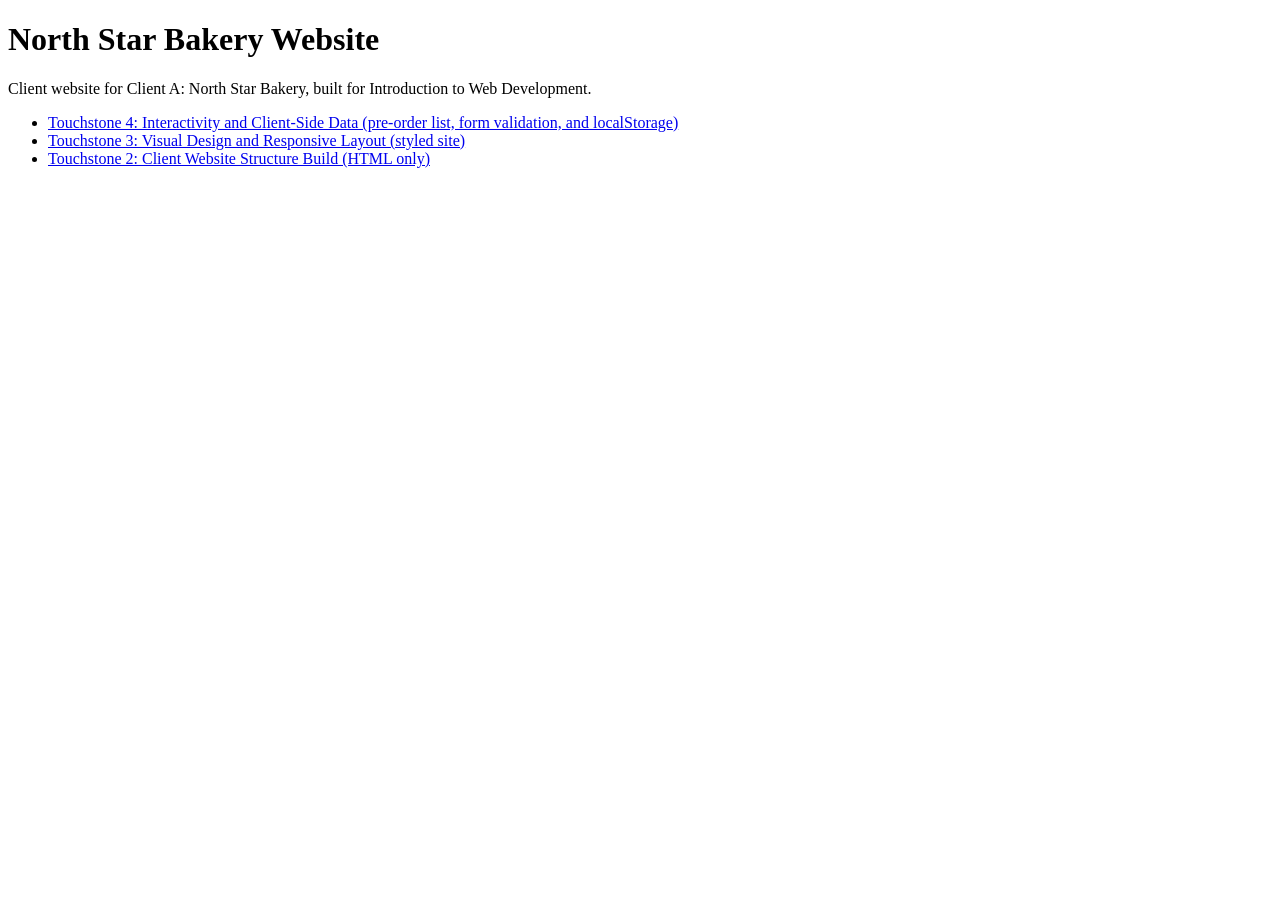
<file: index.html>
<!DOCTYPE html>
<html lang="en">
<head>
    <meta charset="UTF-8">
    <meta name="viewport" content="width=device-width, initial-scale=1.0">
    <title>North Star Bakery | Project Versions</title>
</head>
<body>
    <main>
        <h1>North Star Bakery Website</h1>
        <p>Client website for Client A: North Star Bakery, built for Introduction to Web Development.</p>
        <ul>
            <li><a href="touchstone-4/index.html">Touchstone 4: Interactivity and Client-Side Data (pre-order list, form validation, and localStorage)</a></li>
            <li><a href="touchstone-3/index.html">Touchstone 3: Visual Design and Responsive Layout (styled site)</a></li>
            <li><a href="touchstone-2/index.html">Touchstone 2: Client Website Structure Build (HTML only)</a></li>
        </ul>
    </main>
</body>
</html>
</file>
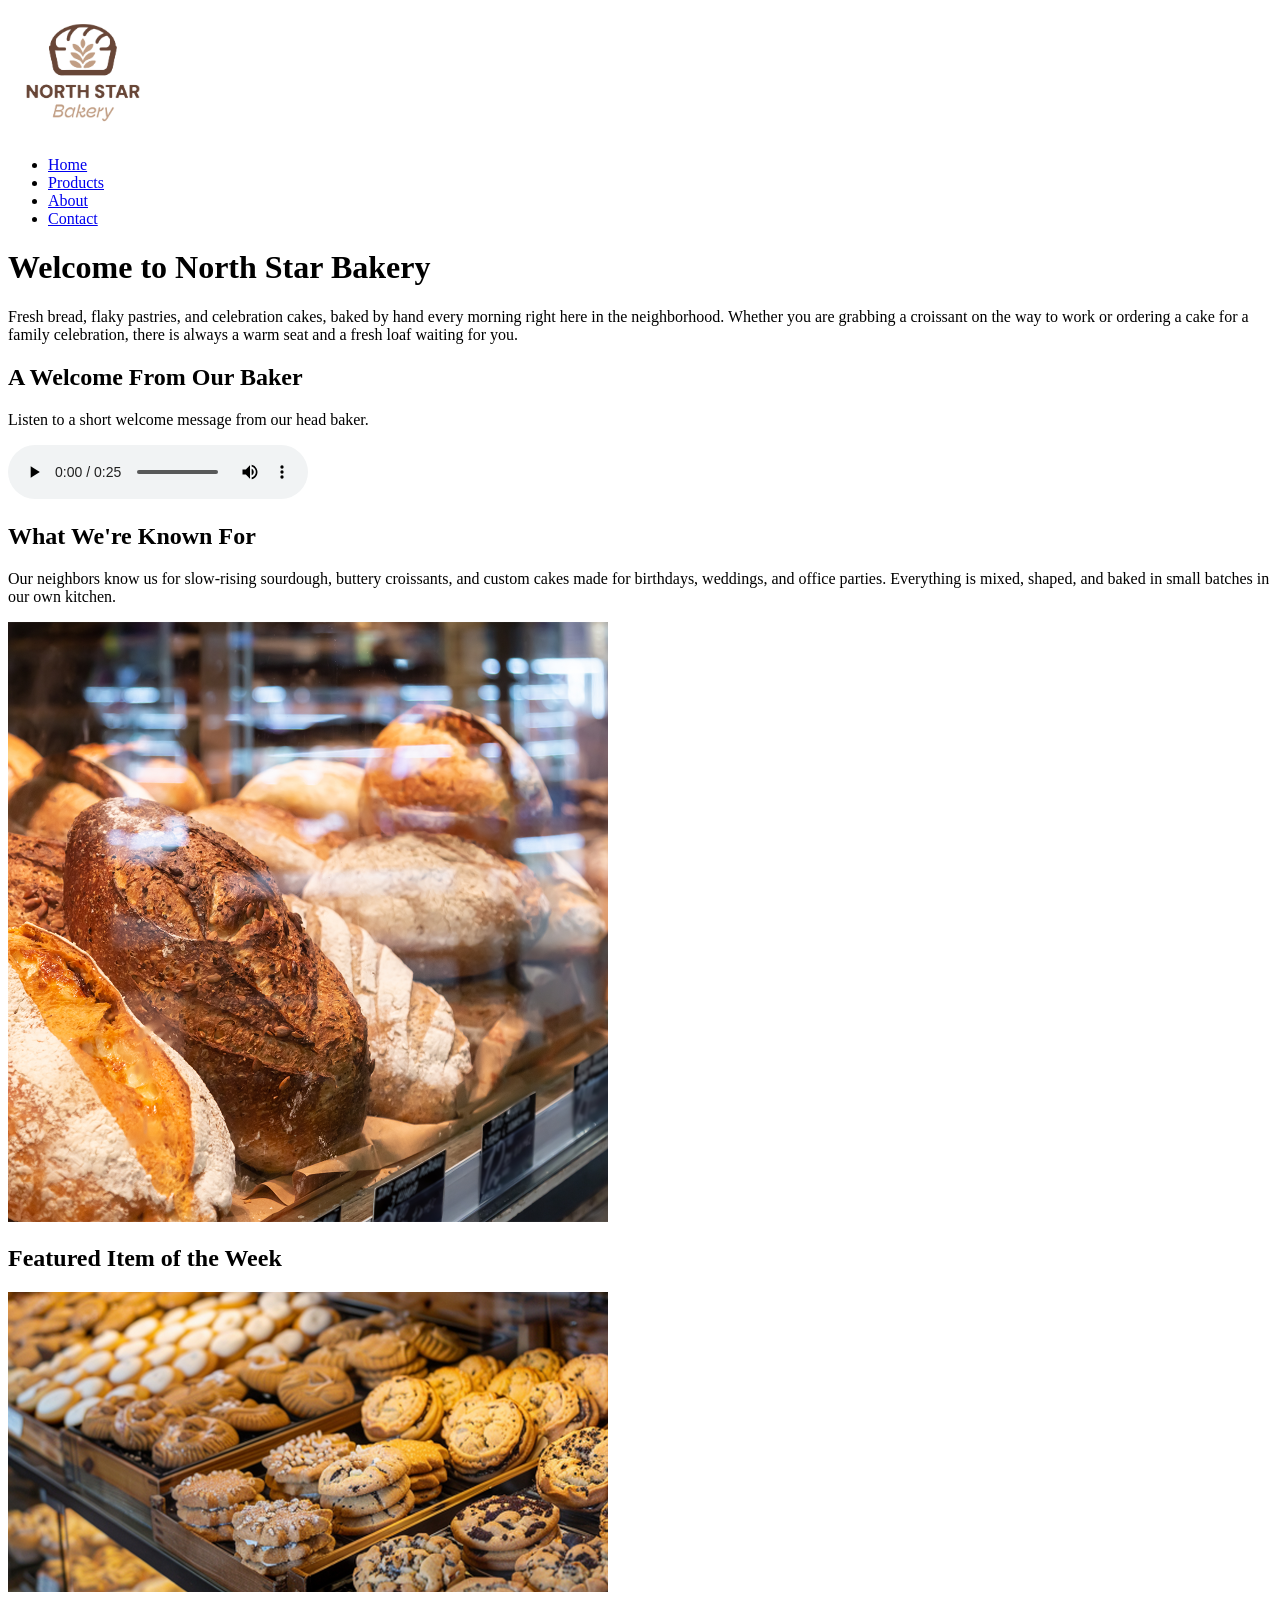
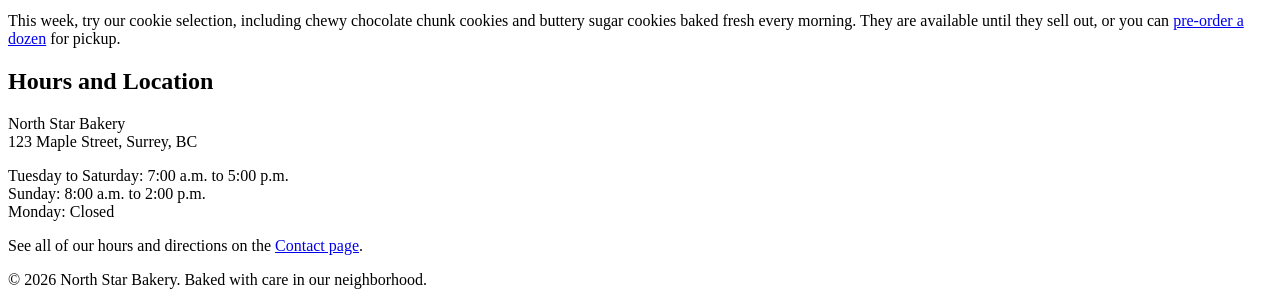
<file: touchstone-2/index.html>
<!DOCTYPE html>
<html lang="en">
<head>
    <meta charset="UTF-8">
    <meta name="viewport" content="width=device-width, initial-scale=1.0">
    <meta name="description" content="North Star Bakery is a neighborhood bakery baking fresh bread, pastries, and cakes by hand every morning.">
    <title>North Star Bakery | Home</title>
</head>
<body>
    <header>
        <img src="media/bakery-logo_c.png" alt="North Star Bakery logo" width="150">
        <nav aria-label="Main navigation">
            <ul>
                <li><a href="index.html" aria-current="page">Home</a></li>
                <li><a href="products.html">Products</a></li>
                <li><a href="about.html">About</a></li>
                <li><a href="contact.html">Contact</a></li>
            </ul>
        </nav>
    </header>

    <main>
        <h1>Welcome to North Star Bakery</h1>
        <p>Fresh bread, flaky pastries, and celebration cakes, baked by hand every morning right here in the neighborhood. Whether you are grabbing a croissant on the way to work or ordering a cake for a family celebration, there is always a warm seat and a fresh loaf waiting for you.</p>

        <section>
            <h2>A Welcome From Our Baker</h2>
            <p>Listen to a short welcome message from our head baker.</p>
            <audio controls>
                <source src="media/bakery-welcome_c.mp3" type="audio/mpeg">
                Your browser does not support the audio element. You can <a href="media/bakery-welcome_c.mp3">download the welcome message</a> instead.
            </audio>
        </section>

        <section>
            <h2>What We're Known For</h2>
            <p>Our neighbors know us for slow-rising sourdough, buttery croissants, and custom cakes made for birthdays, weddings, and office parties. Everything is mixed, shaped, and baked in small batches in our own kitchen.</p>
            <img src="media/bakery-bread_c.png" alt="Rustic sourdough loaves with golden, flour-dusted crusts lined up in a glass bakery display case" width="600">
        </section>

        <section>
            <h2>Featured Item of the Week</h2>
            <picture>
                <source media="(min-width: 800px)" srcset="media/bakery-feature-large_c.png">
                <img src="media/bakery-feature-small_c.png" alt="Trays of freshly baked cookies, including chocolate chunk and sugar cookies, in a bakery display case" width="600">
            </picture>
            <p>This week, try our cookie selection, including chewy chocolate chunk cookies and buttery sugar cookies baked fresh every morning. They are available until they sell out, or you can <a href="contact.html">pre-order a dozen</a> for pickup.</p>
        </section>

        <section>
            <h2>Hours and Location</h2>
            <p>North Star Bakery<br>
            123 Maple Street, Surrey, BC</p>
            <p>Tuesday to Saturday: 7:00 a.m. to 5:00 p.m.<br>
            Sunday: 8:00 a.m. to 2:00 p.m.<br>
            Monday: Closed</p>
            <p>See all of our hours and directions on the <a href="contact.html">Contact page</a>.</p>
        </section>
    </main>

    <footer>
        <p>&copy; 2026 North Star Bakery. Baked with care in our neighborhood.</p>
    </footer>
</body>
</html>
</file>
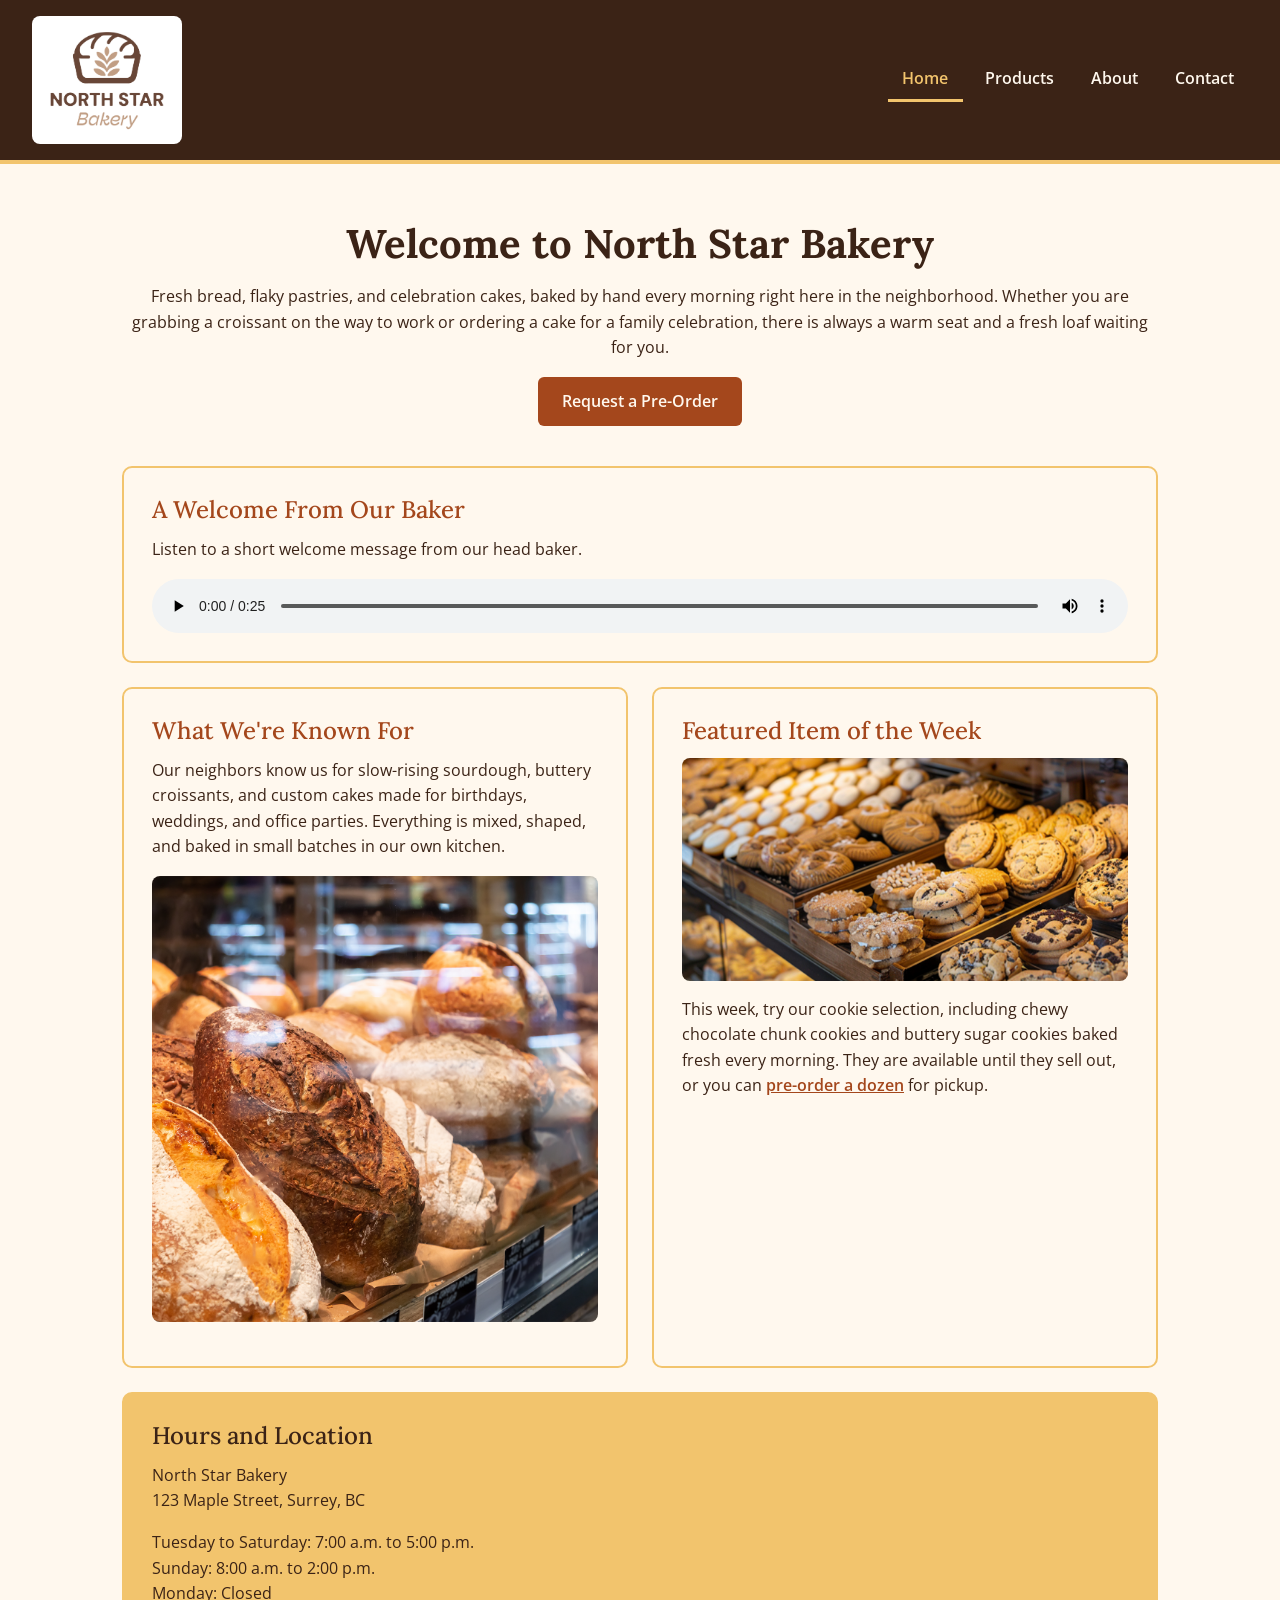
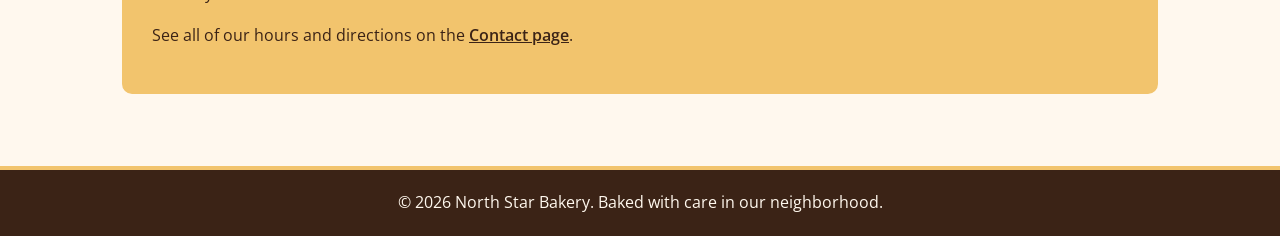
<file: touchstone-3/index.html>
<!DOCTYPE html>
<html lang="en">
<head>
    <meta charset="UTF-8">
    <meta name="viewport" content="width=device-width, initial-scale=1.0">
    <meta name="description" content="North Star Bakery is a neighborhood bakery baking fresh bread, pastries, and cakes by hand every morning.">
    <title>North Star Bakery | Home</title>
    <link rel="preconnect" href="https://fonts.googleapis.com">
    <link rel="preconnect" href="https://fonts.gstatic.com" crossorigin>
    <link href="https://fonts.googleapis.com/css2?family=Lora:wght@500;700&family=Open+Sans:wght@400;600&display=swap" rel="stylesheet">
    <link rel="stylesheet" href="css/styles.css">
</head>
<body>
    <header class="site-header">
        <a href="index.html" class="logo-link"><img src="media/bakery-logo_c.png" alt="North Star Bakery logo, return to home page" width="150"></a>
        <nav aria-label="Main navigation" class="main-nav">
            <ul>
                <li><a href="index.html" aria-current="page">Home</a></li>
                <li><a href="products.html">Products</a></li>
                <li><a href="about.html">About</a></li>
                <li><a href="contact.html">Contact</a></li>
            </ul>
        </nav>
    </header>

    <main>
        <section class="hero">
            <h1>Welcome to North Star Bakery</h1>
            <p>Fresh bread, flaky pastries, and celebration cakes, baked by hand every morning right here in the neighborhood. Whether you are grabbing a croissant on the way to work or ordering a cake for a family celebration, there is always a warm seat and a fresh loaf waiting for you.</p>
            <p><a href="contact.html" class="button">Request a Pre-Order</a></p>
        </section>

        <section class="card">
            <h2>A Welcome From Our Baker</h2>
            <p>Listen to a short welcome message from our head baker.</p>
            <audio controls>
                <source src="media/bakery-welcome_c.mp3" type="audio/mpeg">
                Your browser does not support the audio element. You can <a href="media/bakery-welcome_c.mp3">download the welcome message</a> instead.
            </audio>
        </section>

        <div class="card-row">
        <section class="card">
            <h2>What We're Known For</h2>
            <p>Our neighbors know us for slow-rising sourdough, buttery croissants, and custom cakes made for birthdays, weddings, and office parties. Everything is mixed, shaped, and baked in small batches in our own kitchen.</p>
            <img src="media/bakery-bread_c.png" alt="Rustic sourdough loaves with golden, flour-dusted crusts lined up in a glass bakery display case" width="600">
        </section>

        <section class="card">
            <h2>Featured Item of the Week</h2>
            <picture>
                <source media="(min-width: 800px)" srcset="media/bakery-feature-large_c.png">
                <img src="media/bakery-feature-small_c.png" alt="Trays of freshly baked cookies, including chocolate chunk and sugar cookies, in a bakery display case" width="600">
            </picture>
            <p>This week, try our cookie selection, including chewy chocolate chunk cookies and buttery sugar cookies baked fresh every morning. They are available until they sell out, or you can <a href="contact.html">pre-order a dozen</a> for pickup.</p>
        </section>
        </div>

        <section class="card highlight">
            <h2>Hours and Location</h2>
            <p>North Star Bakery<br>
            123 Maple Street, Surrey, BC</p>
            <p>Tuesday to Saturday: 7:00 a.m. to 5:00 p.m.<br>
            Sunday: 8:00 a.m. to 2:00 p.m.<br>
            Monday: Closed</p>
            <p>See all of our hours and directions on the <a href="contact.html">Contact page</a>.</p>
        </section>
    </main>

    <footer class="site-footer">
        <p>&copy; 2026 North Star Bakery. Baked with care in our neighborhood.</p>
    </footer>
</body>
</html>
</file>
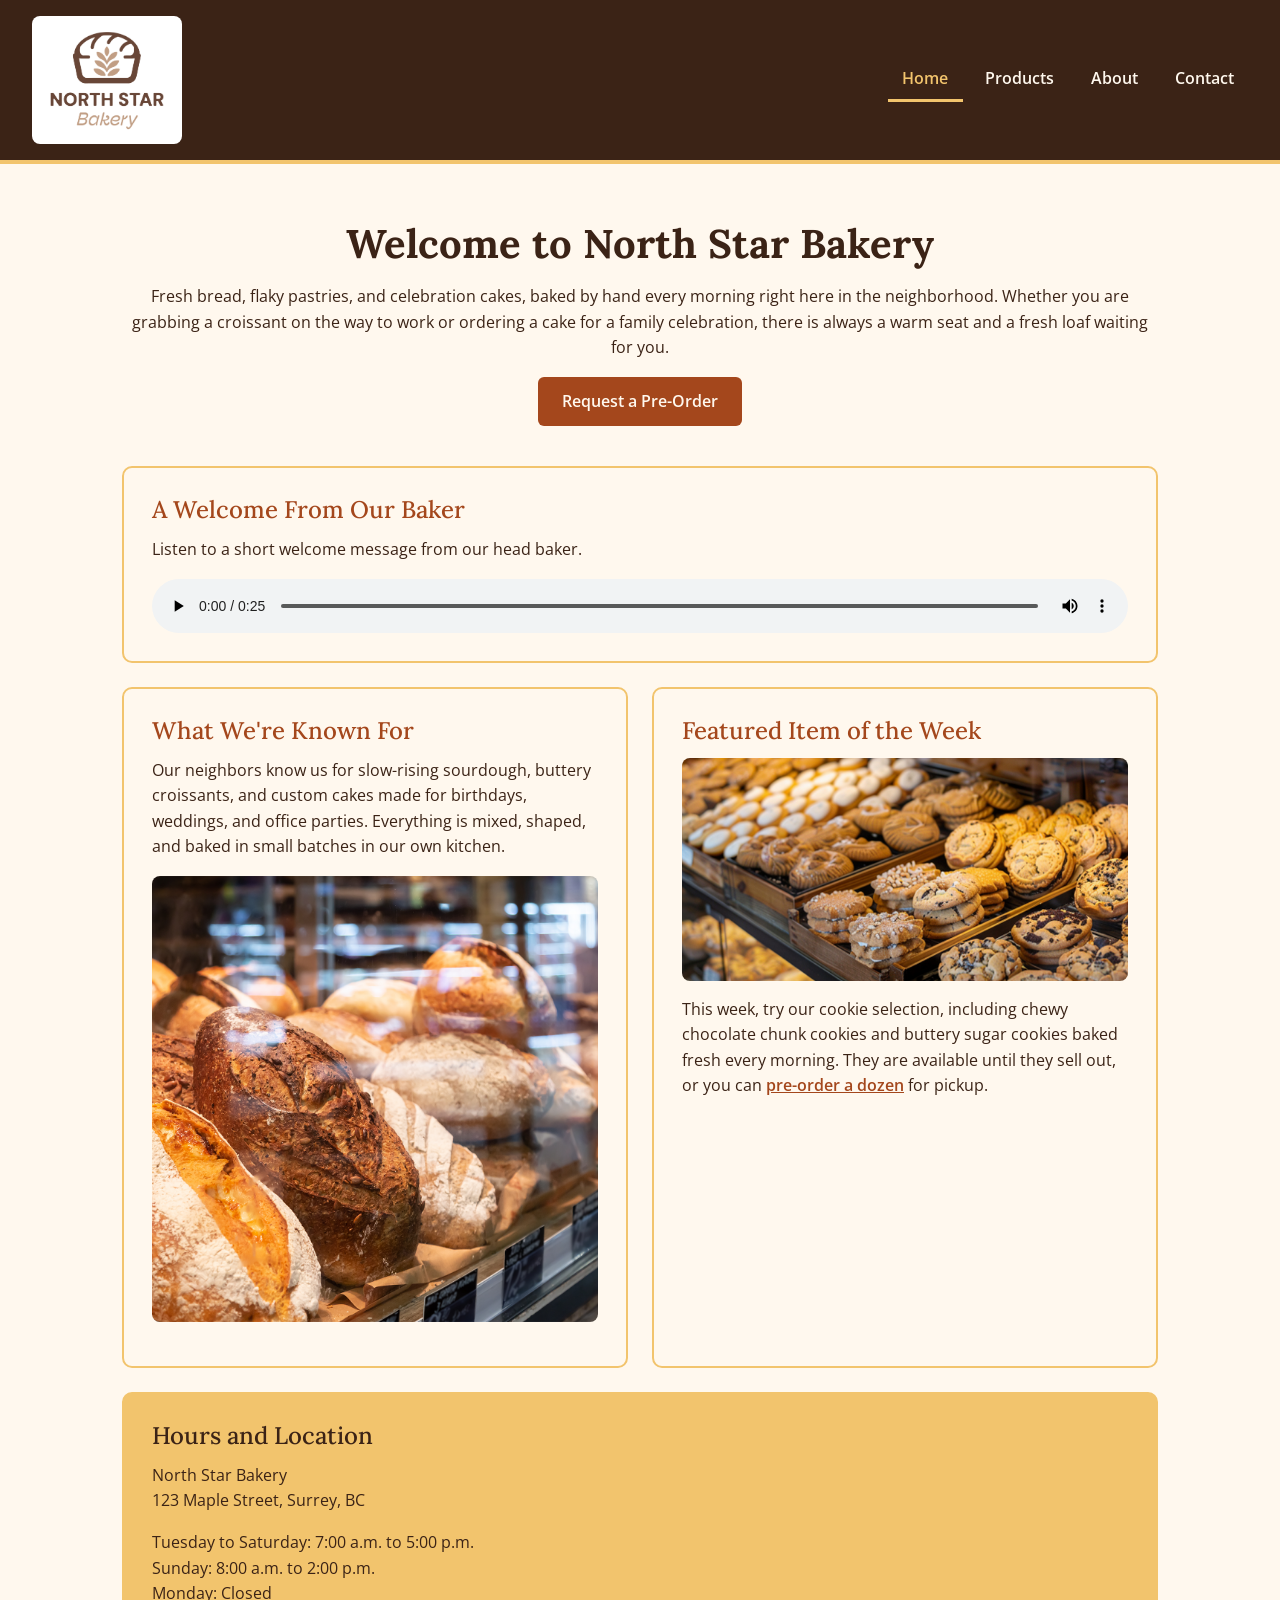
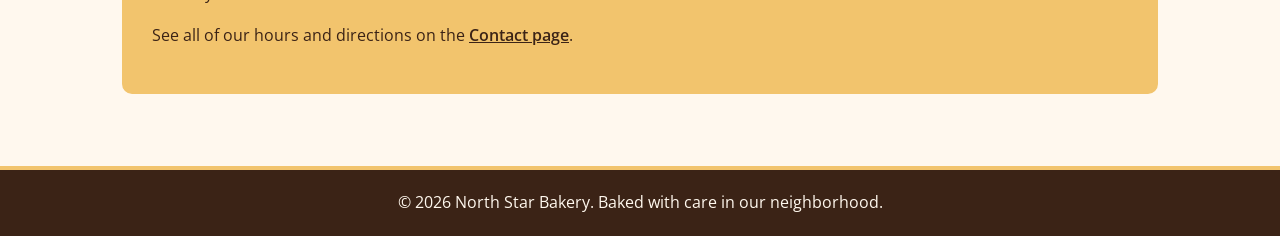
<file: touchstone-4/index.html>
<!DOCTYPE html>
<html lang="en">
<head>
    <meta charset="UTF-8">
    <meta name="viewport" content="width=device-width, initial-scale=1.0">
    <meta name="description" content="North Star Bakery is a neighborhood bakery baking fresh bread, pastries, and cakes by hand every morning.">
    <title>North Star Bakery | Home</title>
    <link rel="icon" type="image/png" href="media/bakery-logo_c.png">
    <link rel="preconnect" href="https://fonts.googleapis.com">
    <link rel="preconnect" href="https://fonts.gstatic.com" crossorigin>
    <link href="https://fonts.googleapis.com/css2?family=Lora:wght@500;700&family=Open+Sans:wght@400;600&display=swap" rel="stylesheet">
    <link rel="stylesheet" href="css/styles.css">
</head>
<body>
    <header class="site-header">
        <a href="index.html" class="logo-link"><img src="media/bakery-logo_c.png" alt="North Star Bakery logo, return to home page" width="150"></a>
        <nav aria-label="Main navigation" class="main-nav">
            <ul>
                <li><a href="index.html" aria-current="page">Home</a></li>
                <li><a href="products.html">Products</a></li>
                <li><a href="about.html">About</a></li>
                <li><a href="contact.html">Contact</a></li>
            </ul>
        </nav>
    </header>

    <main>
        <section class="hero">
            <h1>Welcome to North Star Bakery</h1>
            <p>Fresh bread, flaky pastries, and celebration cakes, baked by hand every morning right here in the neighborhood. Whether you are grabbing a croissant on the way to work or ordering a cake for a family celebration, there is always a warm seat and a fresh loaf waiting for you.</p>
            <p><a href="contact.html" class="button">Request a Pre-Order</a></p>
        </section>

        <section class="card">
            <h2>A Welcome From Our Baker</h2>
            <p>Listen to a short welcome message from our head baker.</p>
            <audio controls>
                <source src="media/bakery-welcome_c.mp3" type="audio/mpeg">
                Your browser does not support the audio element. You can <a href="media/bakery-welcome_c.mp3">download the welcome message</a> instead.
            </audio>
        </section>

        <div class="card-row">
        <section class="card">
            <h2>What We're Known For</h2>
            <p>Our neighbors know us for slow-rising sourdough, buttery croissants, and custom cakes made for birthdays, weddings, and office parties. Everything is mixed, shaped, and baked in small batches in our own kitchen.</p>
            <img src="media/bakery-bread_c.png" alt="Rustic sourdough loaves with golden, flour-dusted crusts lined up in a glass bakery display case" width="600">
        </section>

        <section class="card">
            <h2>Featured Item of the Week</h2>
            <picture>
                <source media="(min-width: 800px)" srcset="media/bakery-feature-large_c.png">
                <img src="media/bakery-feature-small_c.png" alt="Trays of freshly baked cookies, including chocolate chunk and sugar cookies, in a bakery display case" width="600">
            </picture>
            <p>This week, try our cookie selection, including chewy chocolate chunk cookies and buttery sugar cookies baked fresh every morning. They are available until they sell out, or you can <a href="contact.html">pre-order a dozen</a> for pickup.</p>
        </section>
        </div>

        <section class="card highlight">
            <h2>Hours and Location</h2>
            <p>North Star Bakery<br>
            123 Maple Street, Surrey, BC</p>
            <p>Tuesday to Saturday: 7:00 a.m. to 5:00 p.m.<br>
            Sunday: 8:00 a.m. to 2:00 p.m.<br>
            Monday: Closed</p>
            <p>See all of our hours and directions on the <a href="contact.html">Contact page</a>.</p>
        </section>
    </main>

    <footer class="site-footer">
        <p>&copy; 2026 North Star Bakery. Baked with care in our neighborhood.</p>
    </footer>
</body>
</html>
</file>
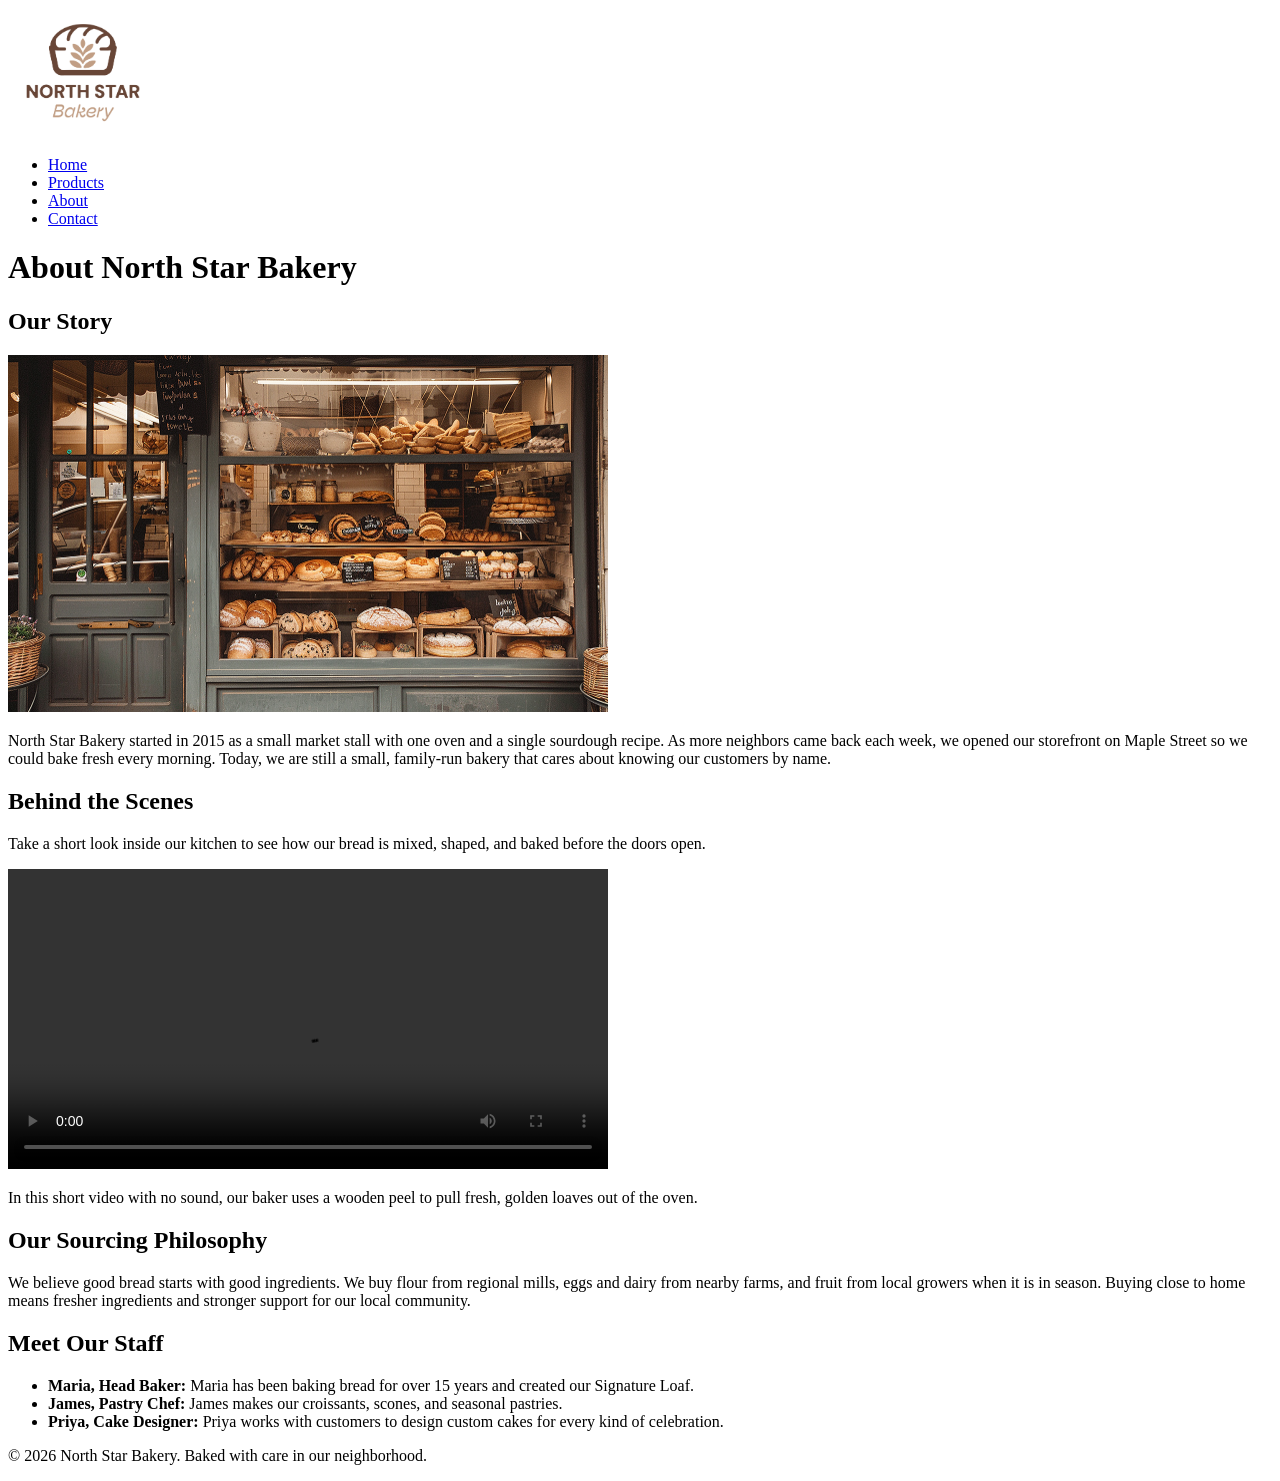
<file: touchstone-2/about.html>
<!DOCTYPE html>
<html lang="en">
<head>
    <meta charset="UTF-8">
    <meta name="viewport" content="width=device-width, initial-scale=1.0">
    <meta name="description" content="Learn the story of North Star Bakery, where our ingredients come from, and the people who bake for you every day.">
    <title>North Star Bakery | About</title>
</head>
<body>
    <header>
        <img src="media/bakery-logo_c.png" alt="North Star Bakery logo" width="150">
        <nav aria-label="Main navigation">
            <ul>
                <li><a href="index.html">Home</a></li>
                <li><a href="products.html">Products</a></li>
                <li><a href="about.html" aria-current="page">About</a></li>
                <li><a href="contact.html">Contact</a></li>
            </ul>
        </nav>
    </header>

    <main>
        <h1>About North Star Bakery</h1>

        <section>
            <h2>Our Story</h2>
            <img src="media/bakery-storefront_c.png" alt="The front window of North Star Bakery, with shelves of fresh bread, rolls, and pastries on display" width="600">
            <p>North Star Bakery started in 2015 as a small market stall with one oven and a single sourdough recipe. As more neighbors came back each week, we opened our storefront on Maple Street so we could bake fresh every morning. Today, we are still a small, family-run bakery that cares about knowing our customers by name.</p>
        </section>

        <section>
            <h2>Behind the Scenes</h2>
            <p>Take a short look inside our kitchen to see how our bread is mixed, shaped, and baked before the doors open.</p>
            <video controls width="600">
                <source src="media/bakery-behind-scenes_c.mp4" type="video/mp4">
                Your browser does not support the video element. You can <a href="media/bakery-behind-scenes_c.mp4">download the behind-the-scenes video</a> instead.
            </video>
            <p>In this short video with no sound, our baker uses a wooden peel to pull fresh, golden loaves out of the oven.</p>
        </section>

        <section>
            <h2>Our Sourcing Philosophy</h2>
            <p>We believe good bread starts with good ingredients. We buy flour from regional mills, eggs and dairy from nearby farms, and fruit from local growers when it is in season. Buying close to home means fresher ingredients and stronger support for our local community.</p>
        </section>

        <section>
            <h2>Meet Our Staff</h2>
            <ul>
                <li><strong>Maria, Head Baker:</strong> Maria has been baking bread for over 15 years and created our Signature Loaf.</li>
                <li><strong>James, Pastry Chef:</strong> James makes our croissants, scones, and seasonal pastries.</li>
                <li><strong>Priya, Cake Designer:</strong> Priya works with customers to design custom cakes for every kind of celebration.</li>
            </ul>
        </section>
    </main>

    <footer>
        <p>&copy; 2026 North Star Bakery. Baked with care in our neighborhood.</p>
    </footer>
</body>
</html>
</file>
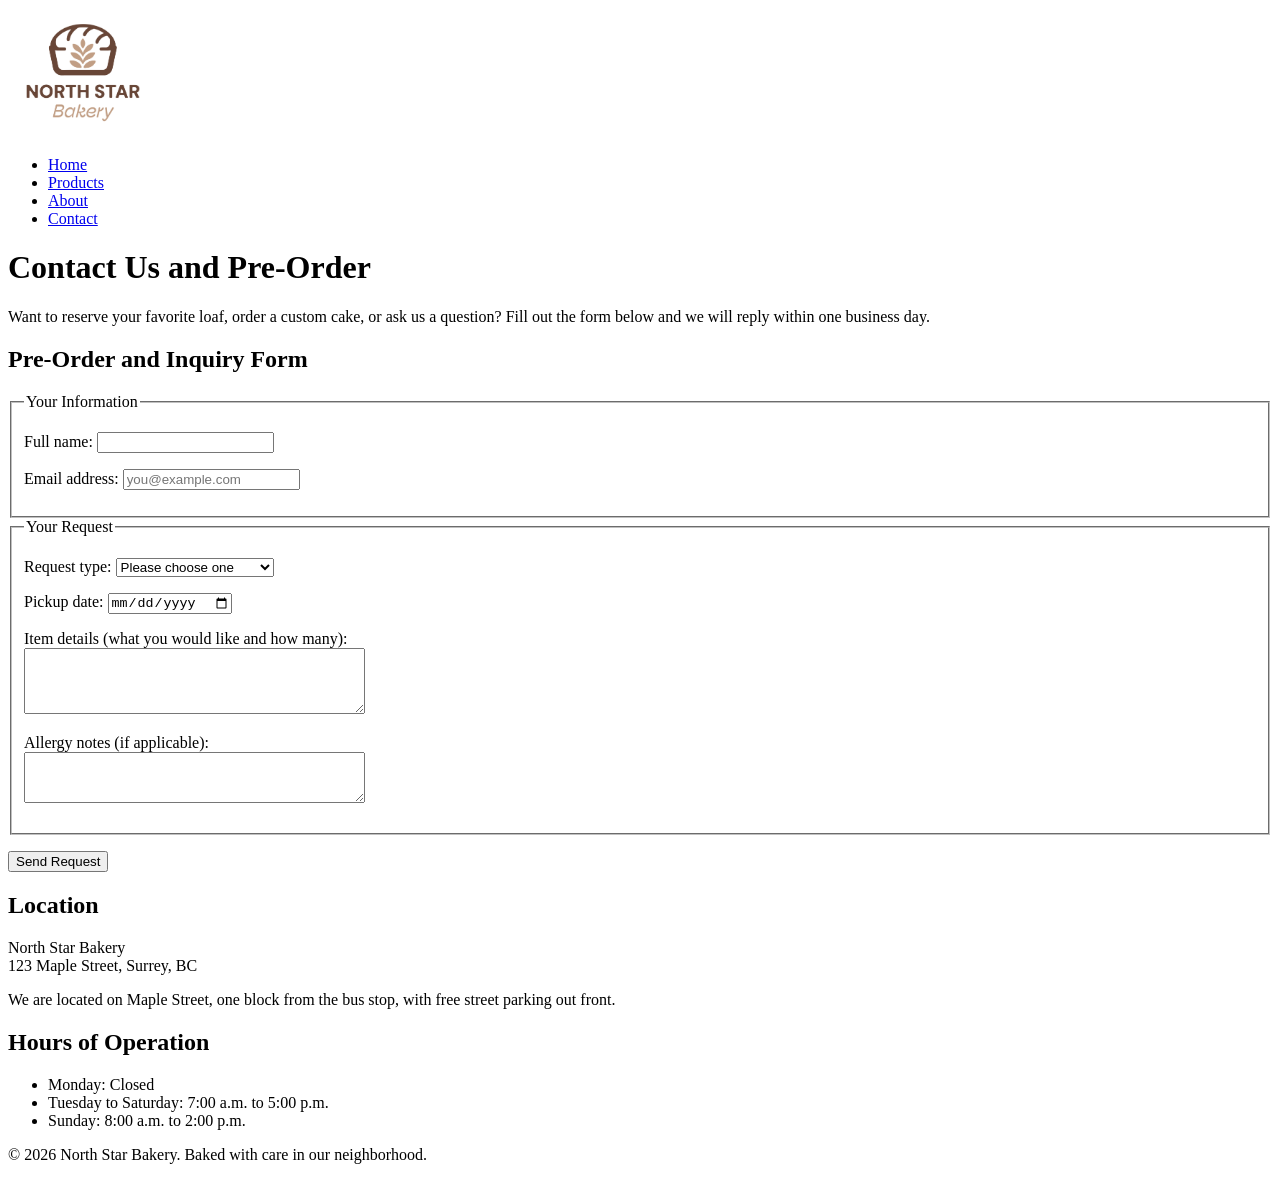
<file: touchstone-2/contact.html>
<!DOCTYPE html>
<html lang="en">
<head>
    <meta charset="UTF-8">
    <meta name="viewport" content="width=device-width, initial-scale=1.0">
    <meta name="description" content="Contact North Star Bakery to pre-order baked goods or ask a question. Find our location and hours.">
    <title>North Star Bakery | Contact</title>
</head>
<body>
    <header>
        <img src="media/bakery-logo_c.png" alt="North Star Bakery logo" width="150">
        <nav aria-label="Main navigation">
            <ul>
                <li><a href="index.html">Home</a></li>
                <li><a href="products.html">Products</a></li>
                <li><a href="about.html">About</a></li>
                <li><a href="contact.html" aria-current="page">Contact</a></li>
            </ul>
        </nav>
    </header>

    <main>
        <h1>Contact Us and Pre-Order</h1>
        <p>Want to reserve your favorite loaf, order a custom cake, or ask us a question? Fill out the form below and we will reply within one business day.</p>

        <section>
            <h2>Pre-Order and Inquiry Form</h2>
            <form action="#" method="post">
                <fieldset>
                    <legend>Your Information</legend>

                    <p>
                        <label for="name">Full name:</label>
                        <input type="text" id="name" name="name" required minlength="2" maxlength="60" autocomplete="name">
                    </p>

                    <p>
                        <label for="email">Email address:</label>
                        <input type="email" id="email" name="email" required autocomplete="email" placeholder="you@example.com">
                    </p>
                </fieldset>

                <fieldset>
                    <legend>Your Request</legend>

                    <p>
                        <label for="request-type">Request type:</label>
                        <select id="request-type" name="request-type" required>
                            <option value="">Please choose one</option>
                            <option value="pre-order">Pre-order</option>
                            <option value="custom-cake">Custom cake</option>
                            <option value="event">Event or catering order</option>
                            <option value="question">General question</option>
                        </select>
                    </p>

                    <p>
                        <label for="pickup-date">Pickup date:</label>
                        <input type="date" id="pickup-date" name="pickup-date" required min="2026-10-19">
                    </p>

                    <p>
                        <label for="item-details">Item details (what you would like and how many):</label><br>
                        <textarea id="item-details" name="item-details" rows="4" cols="40" required minlength="5" maxlength="500"></textarea>
                    </p>

                    <p>
                        <label for="allergy-notes">Allergy notes (if applicable):</label><br>
                        <textarea id="allergy-notes" name="allergy-notes" rows="3" cols="40" maxlength="300"></textarea>
                    </p>
                </fieldset>

                <p>
                    <button type="submit">Send Request</button>
                </p>
            </form>
        </section>

        <section>
            <h2>Location</h2>
            <p>North Star Bakery<br>
            123 Maple Street, Surrey, BC</p>
            <p>We are located on Maple Street, one block from the bus stop, with free street parking out front.</p>
        </section>

        <section>
            <h2>Hours of Operation</h2>
            <ul>
                <li>Monday: Closed</li>
                <li>Tuesday to Saturday: 7:00 a.m. to 5:00 p.m.</li>
                <li>Sunday: 8:00 a.m. to 2:00 p.m.</li>
            </ul>
        </section>
    </main>

    <footer>
        <p>&copy; 2026 North Star Bakery. Baked with care in our neighborhood.</p>
    </footer>
</body>
</html>
</file>
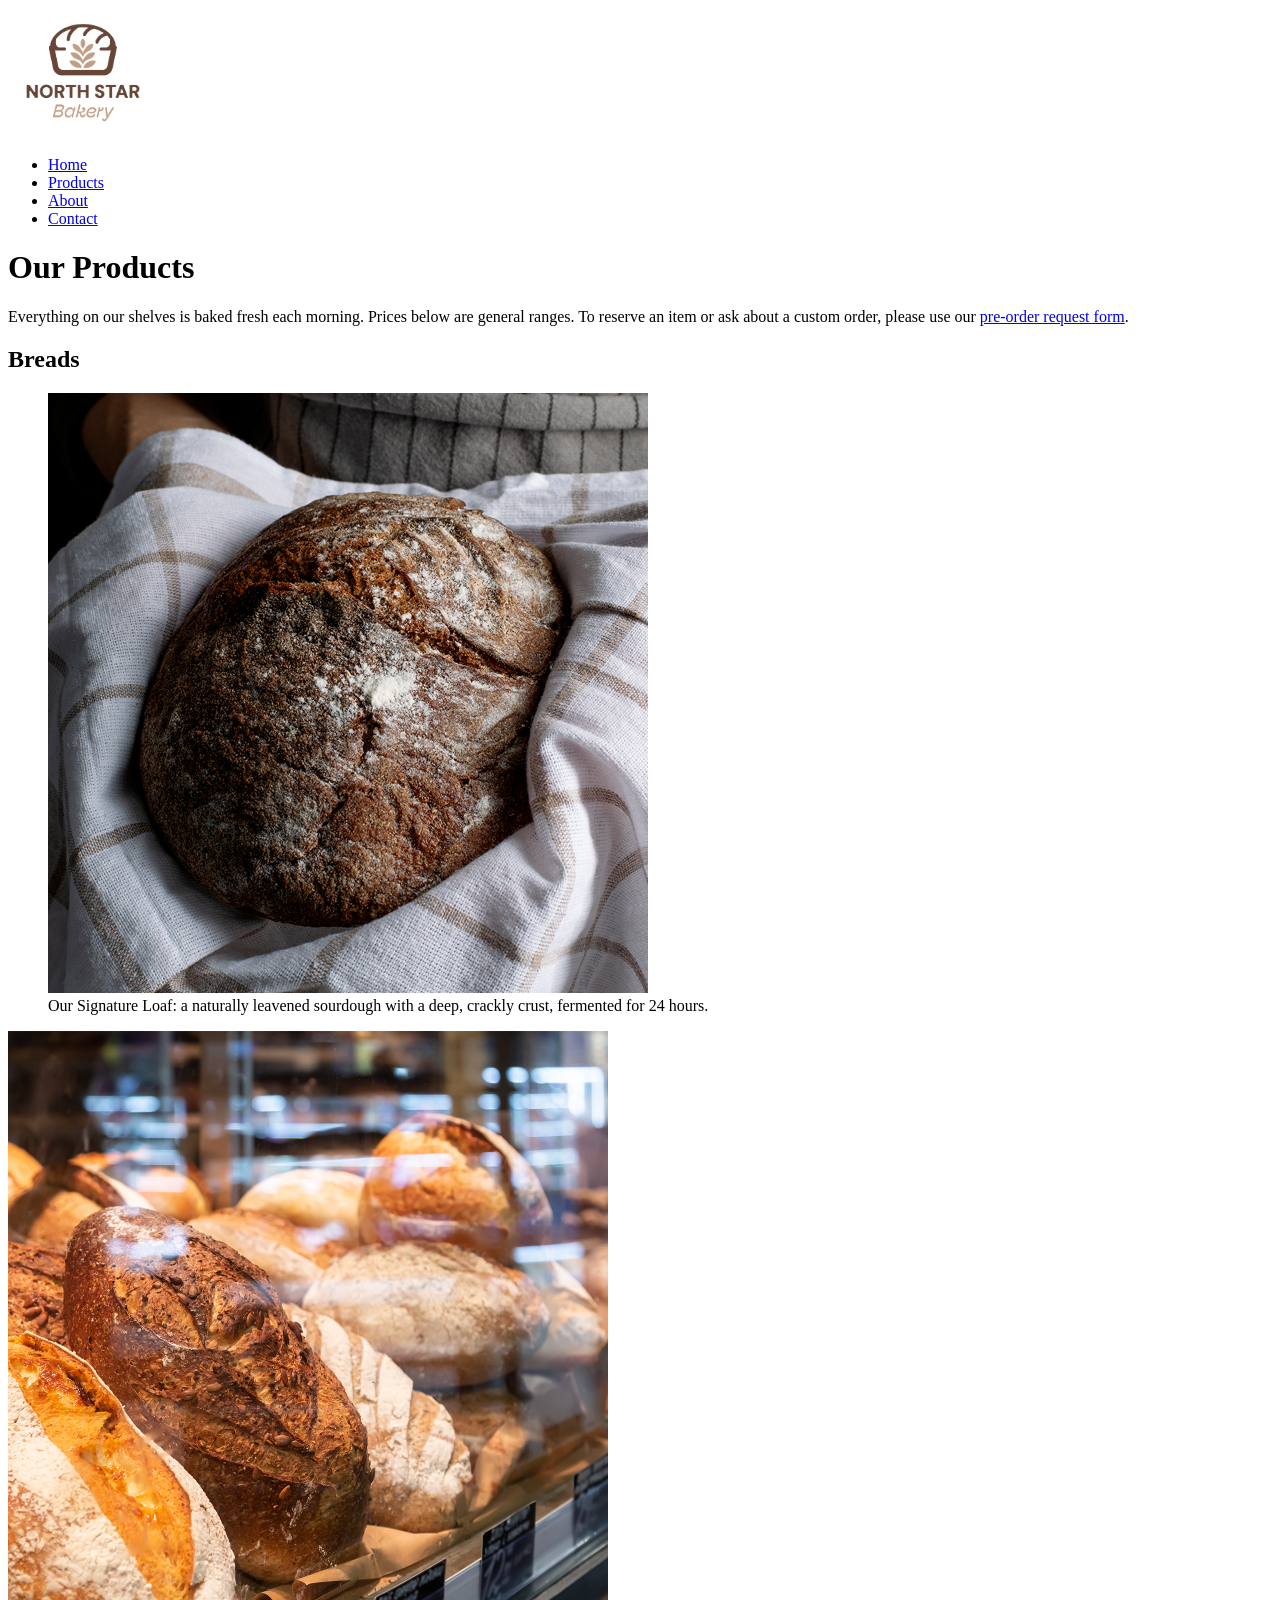
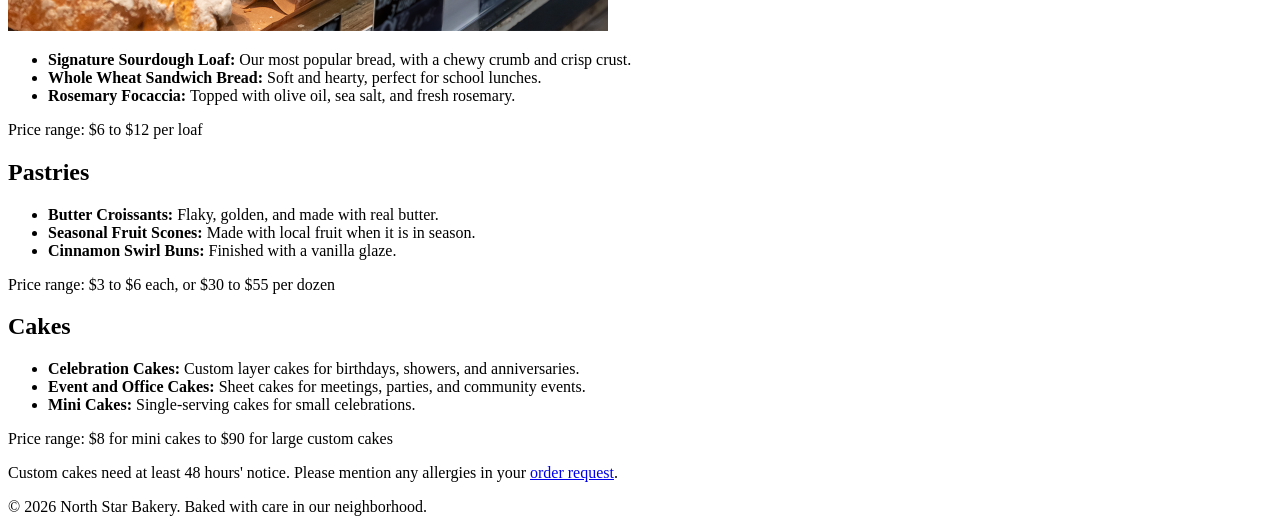
<file: touchstone-2/products.html>
<!DOCTYPE html>
<html lang="en">
<head>
    <meta charset="UTF-8">
    <meta name="viewport" content="width=device-width, initial-scale=1.0">
    <meta name="description" content="Browse North Star Bakery's breads, pastries, and cakes, with price ranges for each category.">
    <title>North Star Bakery | Products</title>
</head>
<body>
    <header>
        <img src="media/bakery-logo_c.png" alt="North Star Bakery logo" width="150">
        <nav aria-label="Main navigation">
            <ul>
                <li><a href="index.html">Home</a></li>
                <li><a href="products.html" aria-current="page">Products</a></li>
                <li><a href="about.html">About</a></li>
                <li><a href="contact.html">Contact</a></li>
            </ul>
        </nav>
    </header>

    <main>
        <h1>Our Products</h1>
        <p>Everything on our shelves is baked fresh each morning. Prices below are general ranges. To reserve an item or ask about a custom order, please use our <a href="contact.html">pre-order request form</a>.</p>

        <section>
            <h2>Breads</h2>
            <figure>
                <img src="media/bakery-signature-loaf_c.png" alt="North Star Signature Loaf, a dark, round sourdough dusted with flour and wrapped in a checked linen towel" width="600">
                <figcaption>Our Signature Loaf: a naturally leavened sourdough with a deep, crackly crust, fermented for 24 hours.</figcaption>
            </figure>
            <img src="media/bakery-bread_c.png" alt="An assortment of crusty sourdough and seeded loaves in a glass display case" width="600">
            <ul>
                <li><strong>Signature Sourdough Loaf:</strong> Our most popular bread, with a chewy crumb and crisp crust.</li>
                <li><strong>Whole Wheat Sandwich Bread:</strong> Soft and hearty, perfect for school lunches.</li>
                <li><strong>Rosemary Focaccia:</strong> Topped with olive oil, sea salt, and fresh rosemary.</li>
            </ul>
            <p>Price range: $6 to $12 per loaf</p>
        </section>

        <section>
            <h2>Pastries</h2>
            <ul>
                <li><strong>Butter Croissants:</strong> Flaky, golden, and made with real butter.</li>
                <li><strong>Seasonal Fruit Scones:</strong> Made with local fruit when it is in season.</li>
                <li><strong>Cinnamon Swirl Buns:</strong> Finished with a vanilla glaze.</li>
            </ul>
            <p>Price range: $3 to $6 each, or $30 to $55 per dozen</p>
        </section>

        <section>
            <h2>Cakes</h2>
            <ul>
                <li><strong>Celebration Cakes:</strong> Custom layer cakes for birthdays, showers, and anniversaries.</li>
                <li><strong>Event and Office Cakes:</strong> Sheet cakes for meetings, parties, and community events.</li>
                <li><strong>Mini Cakes:</strong> Single-serving cakes for small celebrations.</li>
            </ul>
            <p>Price range: $8 for mini cakes to $90 for large custom cakes</p>
            <p>Custom cakes need at least 48 hours' notice. Please mention any allergies in your <a href="contact.html">order request</a>.</p>
        </section>
    </main>

    <footer>
        <p>&copy; 2026 North Star Bakery. Baked with care in our neighborhood.</p>
    </footer>
</body>
</html>
</file>
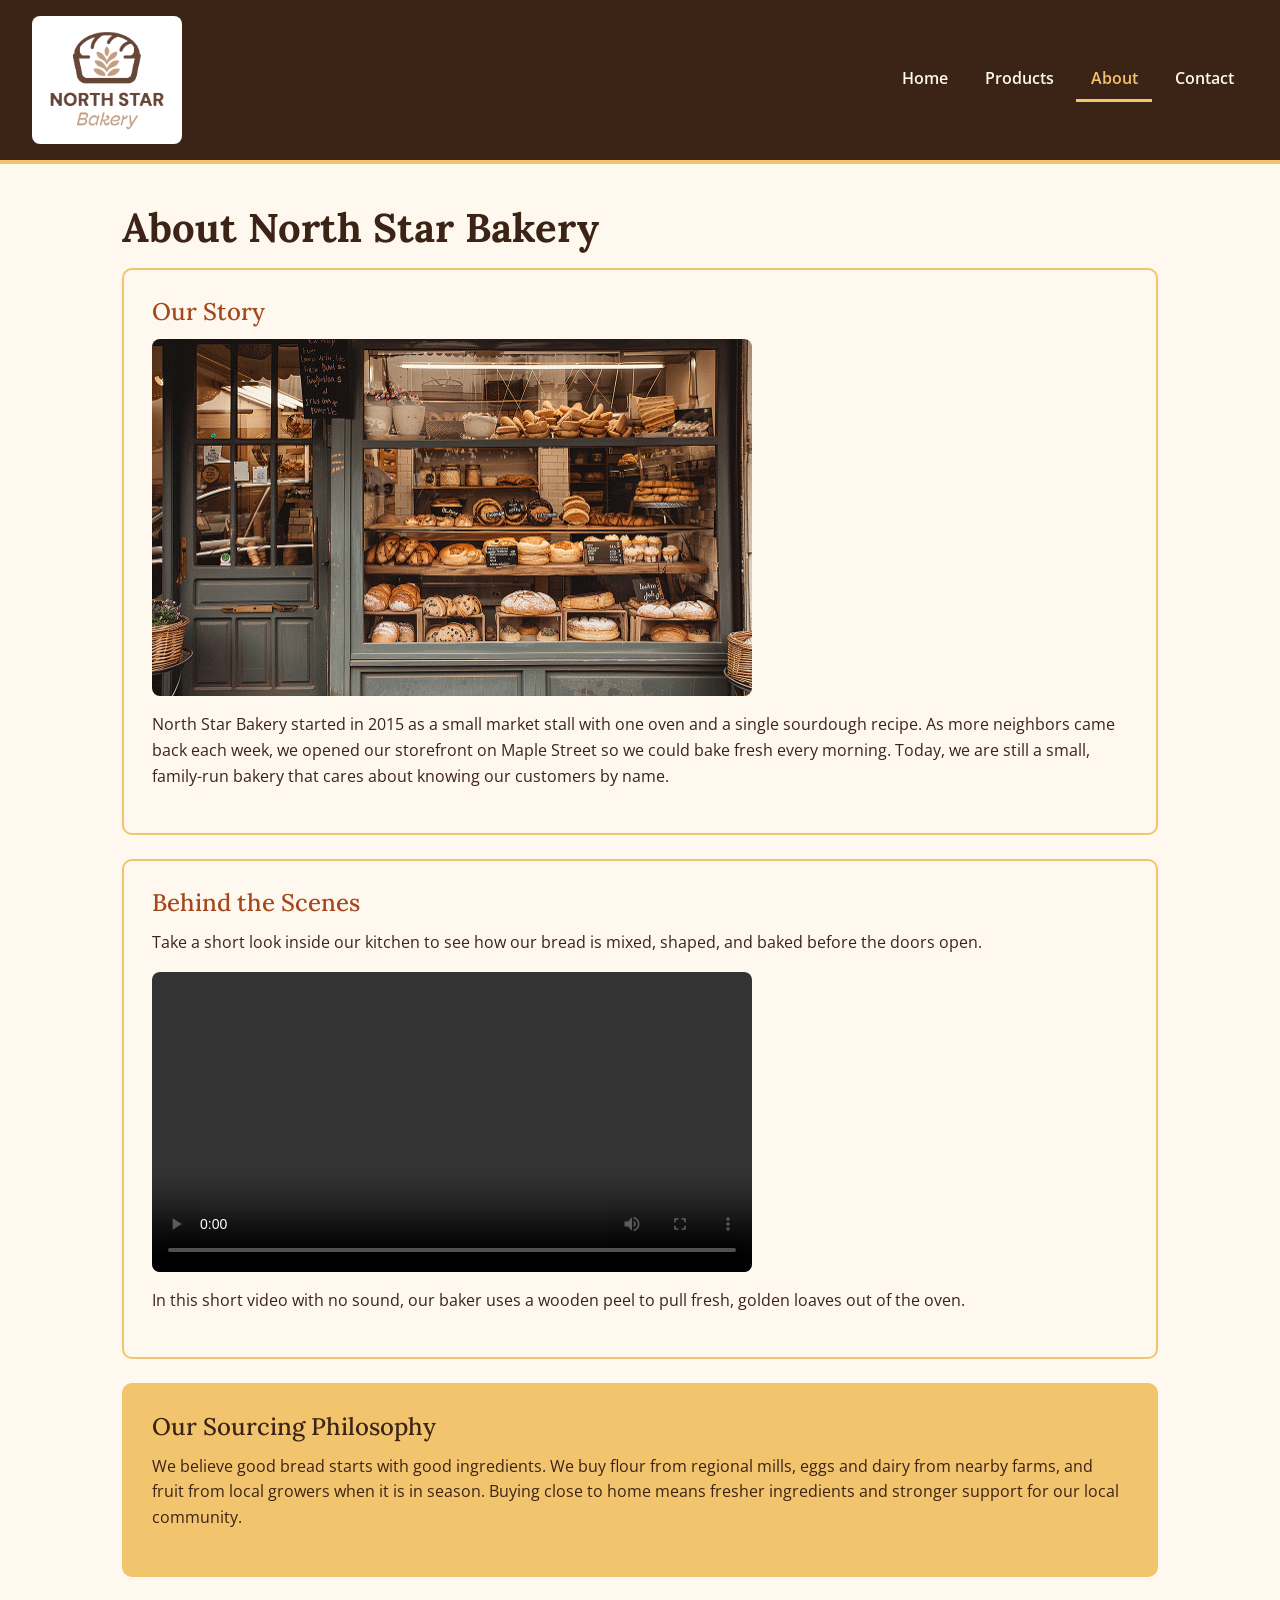
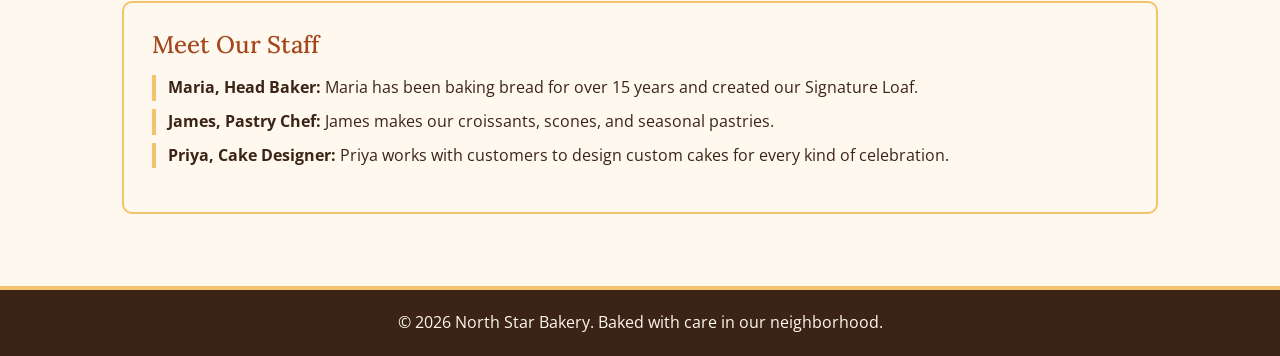
<file: touchstone-3/about.html>
<!DOCTYPE html>
<html lang="en">
<head>
    <meta charset="UTF-8">
    <meta name="viewport" content="width=device-width, initial-scale=1.0">
    <meta name="description" content="Learn the story of North Star Bakery, where our ingredients come from, and the people who bake for you every day.">
    <title>North Star Bakery | About</title>
    <link rel="preconnect" href="https://fonts.googleapis.com">
    <link rel="preconnect" href="https://fonts.gstatic.com" crossorigin>
    <link href="https://fonts.googleapis.com/css2?family=Lora:wght@500;700&family=Open+Sans:wght@400;600&display=swap" rel="stylesheet">
    <link rel="stylesheet" href="css/styles.css">
</head>
<body>
    <header class="site-header">
        <a href="index.html" class="logo-link"><img src="media/bakery-logo_c.png" alt="North Star Bakery logo, return to home page" width="150"></a>
        <nav aria-label="Main navigation" class="main-nav">
            <ul>
                <li><a href="index.html">Home</a></li>
                <li><a href="products.html">Products</a></li>
                <li><a href="about.html" aria-current="page">About</a></li>
                <li><a href="contact.html">Contact</a></li>
            </ul>
        </nav>
    </header>

    <main>
        <h1>About North Star Bakery</h1>

        <section class="card">
            <h2>Our Story</h2>
            <img src="media/bakery-storefront_c.png" alt="The front window of North Star Bakery, with shelves of fresh bread, rolls, and pastries on display" width="600">
            <p>North Star Bakery started in 2015 as a small market stall with one oven and a single sourdough recipe. As more neighbors came back each week, we opened our storefront on Maple Street so we could bake fresh every morning. Today, we are still a small, family-run bakery that cares about knowing our customers by name.</p>
        </section>

        <section class="card">
            <h2>Behind the Scenes</h2>
            <p>Take a short look inside our kitchen to see how our bread is mixed, shaped, and baked before the doors open.</p>
            <video controls width="600">
                <source src="media/bakery-behind-scenes_c.mp4" type="video/mp4">
                Your browser does not support the video element. You can <a href="media/bakery-behind-scenes_c.mp4">download the behind-the-scenes video</a> instead.
            </video>
            <p>In this short video with no sound, our baker uses a wooden peel to pull fresh, golden loaves out of the oven.</p>
        </section>

        <section class="card highlight">
            <h2>Our Sourcing Philosophy</h2>
            <p>We believe good bread starts with good ingredients. We buy flour from regional mills, eggs and dairy from nearby farms, and fruit from local growers when it is in season. Buying close to home means fresher ingredients and stronger support for our local community.</p>
        </section>

        <section class="card">
            <h2>Meet Our Staff</h2>
            <ul class="staff-list">
                <li><strong>Maria, Head Baker:</strong> Maria has been baking bread for over 15 years and created our Signature Loaf.</li>
                <li><strong>James, Pastry Chef:</strong> James makes our croissants, scones, and seasonal pastries.</li>
                <li><strong>Priya, Cake Designer:</strong> Priya works with customers to design custom cakes for every kind of celebration.</li>
            </ul>
        </section>
    </main>

    <footer class="site-footer">
        <p>&copy; 2026 North Star Bakery. Baked with care in our neighborhood.</p>
    </footer>
</body>
</html>
</file>
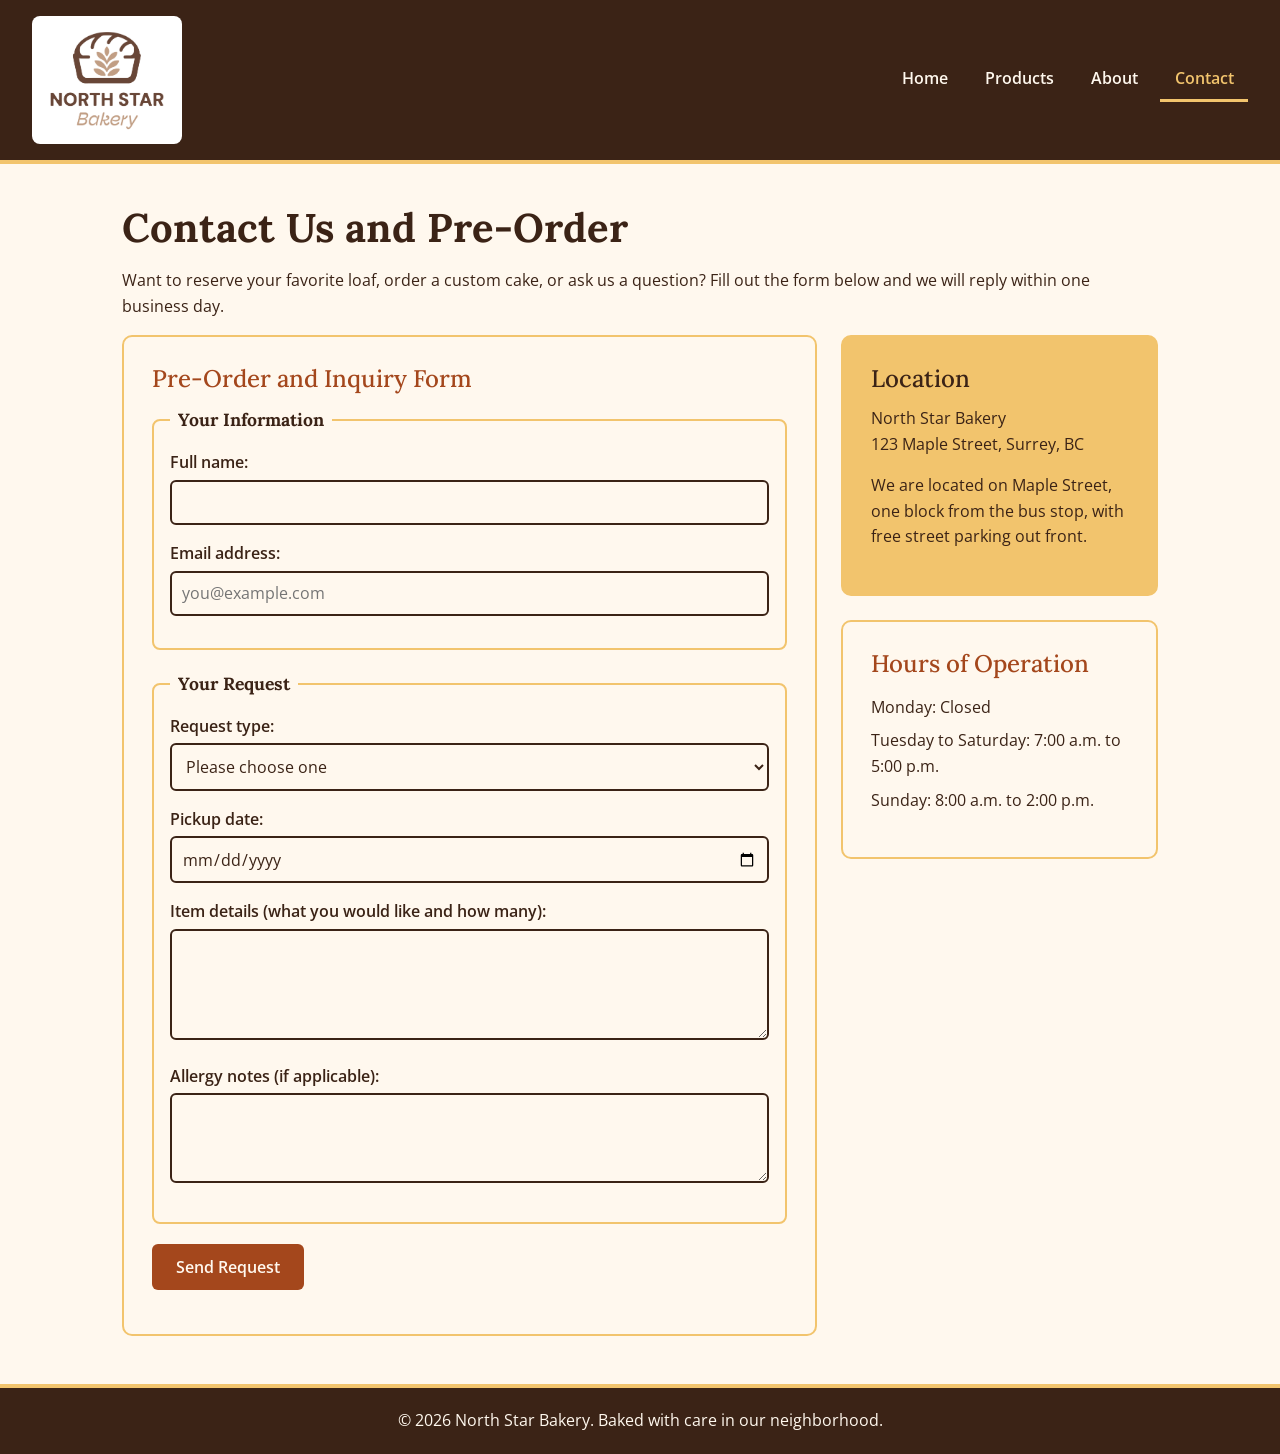
<file: touchstone-3/contact.html>
<!DOCTYPE html>
<html lang="en">
<head>
    <meta charset="UTF-8">
    <meta name="viewport" content="width=device-width, initial-scale=1.0">
    <meta name="description" content="Contact North Star Bakery to pre-order baked goods or ask a question. Find our location and hours.">
    <title>North Star Bakery | Contact</title>
    <link rel="preconnect" href="https://fonts.googleapis.com">
    <link rel="preconnect" href="https://fonts.gstatic.com" crossorigin>
    <link href="https://fonts.googleapis.com/css2?family=Lora:wght@500;700&family=Open+Sans:wght@400;600&display=swap" rel="stylesheet">
    <link rel="stylesheet" href="css/styles.css">
</head>
<body>
    <header class="site-header">
        <a href="index.html" class="logo-link"><img src="media/bakery-logo_c.png" alt="North Star Bakery logo, return to home page" width="150"></a>
        <nav aria-label="Main navigation" class="main-nav">
            <ul>
                <li><a href="index.html">Home</a></li>
                <li><a href="products.html">Products</a></li>
                <li><a href="about.html">About</a></li>
                <li><a href="contact.html" aria-current="page">Contact</a></li>
            </ul>
        </nav>
    </header>

    <main>
        <h1>Contact Us and Pre-Order</h1>
        <p>Want to reserve your favorite loaf, order a custom cake, or ask us a question? Fill out the form below and we will reply within one business day.</p>

        <div class="contact-layout">
        <section class="card form-card">
            <h2>Pre-Order and Inquiry Form</h2>
            <form action="#" method="post">
                <fieldset>
                    <legend>Your Information</legend>

                    <p>
                        <label for="name">Full name:</label>
                        <input type="text" id="name" name="name" required minlength="2" maxlength="60" autocomplete="name">
                    </p>

                    <p>
                        <label for="email">Email address:</label>
                        <input type="email" id="email" name="email" required autocomplete="email" placeholder="you@example.com">
                    </p>
                </fieldset>

                <fieldset>
                    <legend>Your Request</legend>

                    <p>
                        <label for="request-type">Request type:</label>
                        <select id="request-type" name="request-type" required>
                            <option value="">Please choose one</option>
                            <option value="pre-order">Pre-order</option>
                            <option value="custom-cake">Custom cake</option>
                            <option value="event">Event or catering order</option>
                            <option value="question">General question</option>
                        </select>
                    </p>

                    <p>
                        <label for="pickup-date">Pickup date:</label>
                        <input type="date" id="pickup-date" name="pickup-date" required min="2026-10-20">
                    </p>

                    <p>
                        <label for="item-details">Item details (what you would like and how many):</label><br>
                        <textarea id="item-details" name="item-details" rows="4" cols="40" required minlength="5" maxlength="500"></textarea>
                    </p>

                    <p>
                        <label for="allergy-notes">Allergy notes (if applicable):</label><br>
                        <textarea id="allergy-notes" name="allergy-notes" rows="3" cols="40" maxlength="300"></textarea>
                    </p>
                </fieldset>

                <p>
                    <button type="submit" class="button">Send Request</button>
                </p>
            </form>
        </section>

        <div class="contact-info">
        <section class="card highlight">
            <h2>Location</h2>
            <p>North Star Bakery<br>
            123 Maple Street, Surrey, BC</p>
            <p>We are located on Maple Street, one block from the bus stop, with free street parking out front.</p>
        </section>

        <section class="card">
            <h2>Hours of Operation</h2>
            <ul class="hours-list">
                <li>Monday: Closed</li>
                <li>Tuesday to Saturday: 7:00 a.m. to 5:00 p.m.</li>
                <li>Sunday: 8:00 a.m. to 2:00 p.m.</li>
            </ul>
        </section>
        </div>
        </div>
    </main>

    <footer class="site-footer">
        <p>&copy; 2026 North Star Bakery. Baked with care in our neighborhood.</p>
    </footer>
</body>
</html>
</file>
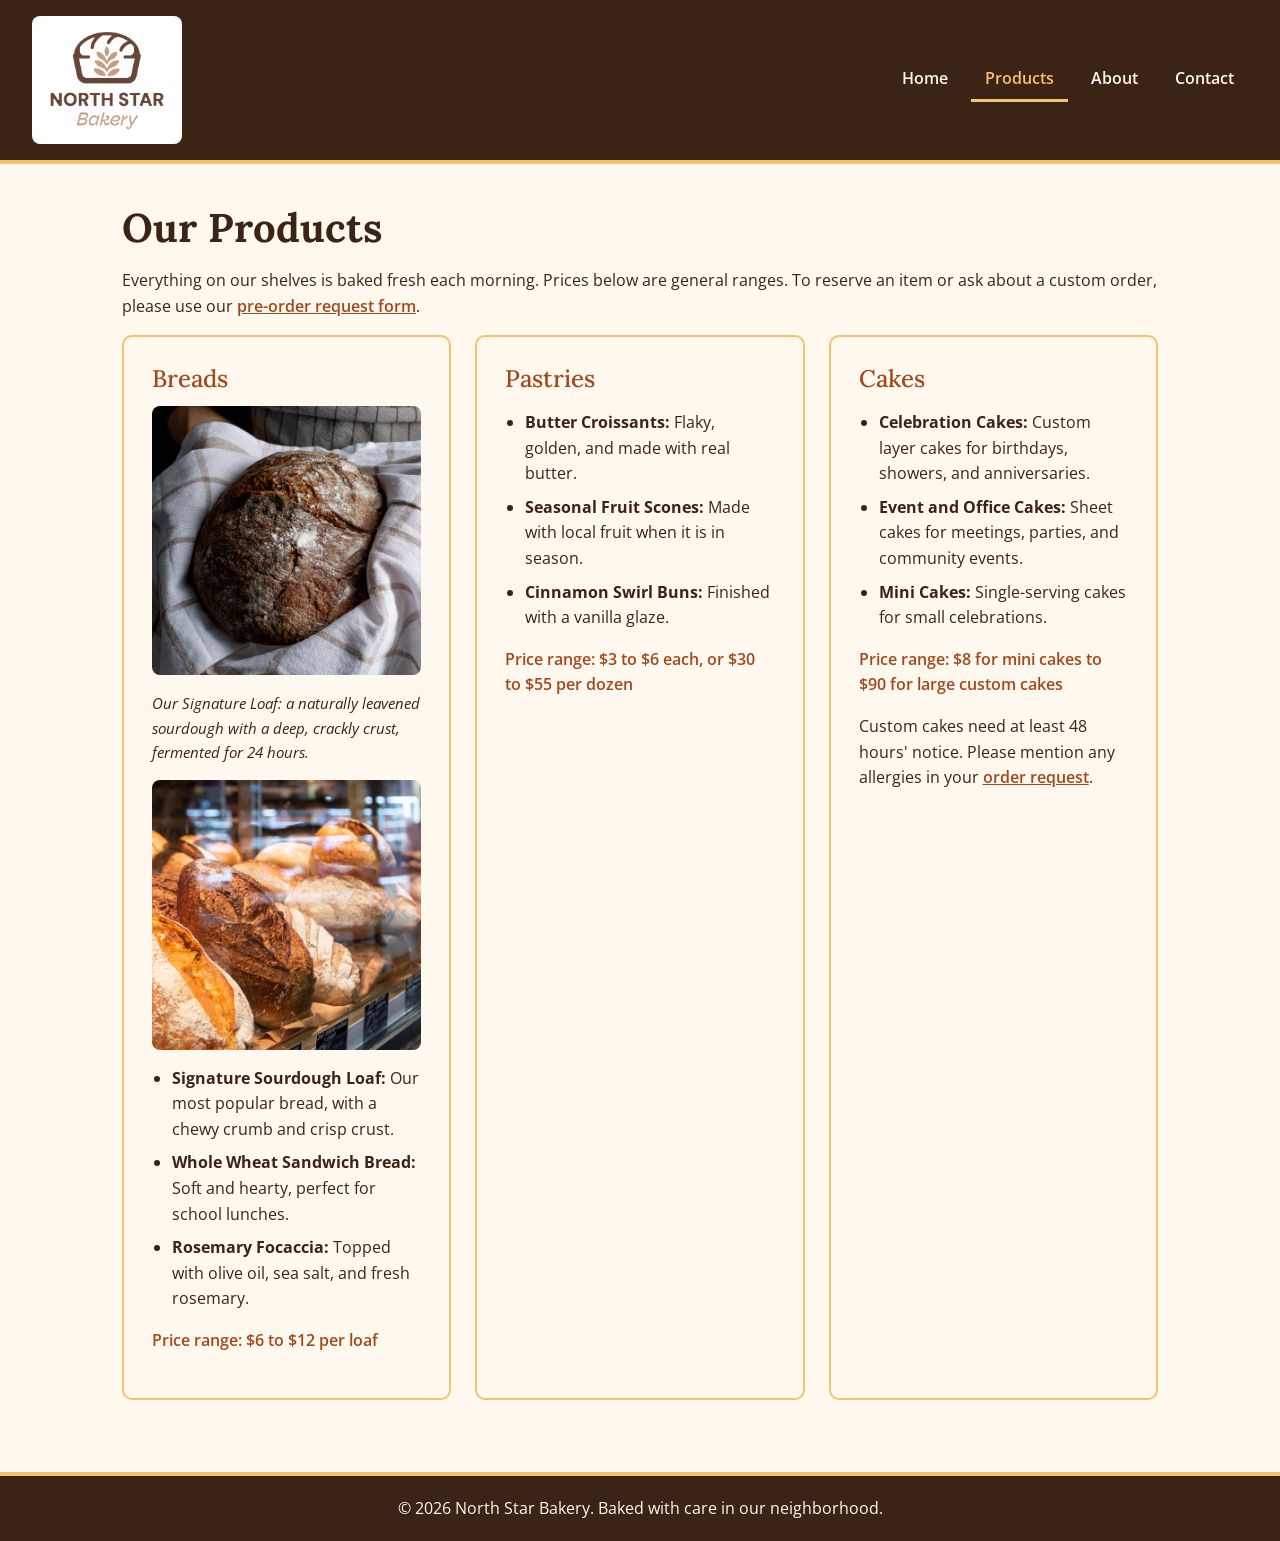
<file: touchstone-3/products.html>
<!DOCTYPE html>
<html lang="en">
<head>
    <meta charset="UTF-8">
    <meta name="viewport" content="width=device-width, initial-scale=1.0">
    <meta name="description" content="Browse North Star Bakery's breads, pastries, and cakes, with price ranges for each category.">
    <title>North Star Bakery | Products</title>
    <link rel="preconnect" href="https://fonts.googleapis.com">
    <link rel="preconnect" href="https://fonts.gstatic.com" crossorigin>
    <link href="https://fonts.googleapis.com/css2?family=Lora:wght@500;700&family=Open+Sans:wght@400;600&display=swap" rel="stylesheet">
    <link rel="stylesheet" href="css/styles.css">
</head>
<body>
    <header class="site-header">
        <a href="index.html" class="logo-link"><img src="media/bakery-logo_c.png" alt="North Star Bakery logo, return to home page" width="150"></a>
        <nav aria-label="Main navigation" class="main-nav">
            <ul>
                <li><a href="index.html">Home</a></li>
                <li><a href="products.html" aria-current="page">Products</a></li>
                <li><a href="about.html">About</a></li>
                <li><a href="contact.html">Contact</a></li>
            </ul>
        </nav>
    </header>

    <main>
        <h1>Our Products</h1>
        <p>Everything on our shelves is baked fresh each morning. Prices below are general ranges. To reserve an item or ask about a custom order, please use our <a href="contact.html">pre-order request form</a>.</p>

        <div class="card-row">
        <section class="card">
            <h2>Breads</h2>
            <figure>
                <img src="media/bakery-signature-loaf_c.png" alt="North Star Signature Loaf, a dark, round sourdough dusted with flour and wrapped in a checked linen towel" width="600">
                <figcaption>Our Signature Loaf: a naturally leavened sourdough with a deep, crackly crust, fermented for 24 hours.</figcaption>
            </figure>
            <img src="media/bakery-bread_c.png" alt="An assortment of crusty sourdough and seeded loaves in a glass display case" width="600">
            <ul>
                <li><strong>Signature Sourdough Loaf:</strong> Our most popular bread, with a chewy crumb and crisp crust.</li>
                <li><strong>Whole Wheat Sandwich Bread:</strong> Soft and hearty, perfect for school lunches.</li>
                <li><strong>Rosemary Focaccia:</strong> Topped with olive oil, sea salt, and fresh rosemary.</li>
            </ul>
            <p class="price">Price range: $6 to $12 per loaf</p>
        </section>

        <section class="card">
            <h2>Pastries</h2>
            <ul>
                <li><strong>Butter Croissants:</strong> Flaky, golden, and made with real butter.</li>
                <li><strong>Seasonal Fruit Scones:</strong> Made with local fruit when it is in season.</li>
                <li><strong>Cinnamon Swirl Buns:</strong> Finished with a vanilla glaze.</li>
            </ul>
            <p class="price">Price range: $3 to $6 each, or $30 to $55 per dozen</p>
        </section>

        <section class="card">
            <h2>Cakes</h2>
            <ul>
                <li><strong>Celebration Cakes:</strong> Custom layer cakes for birthdays, showers, and anniversaries.</li>
                <li><strong>Event and Office Cakes:</strong> Sheet cakes for meetings, parties, and community events.</li>
                <li><strong>Mini Cakes:</strong> Single-serving cakes for small celebrations.</li>
            </ul>
            <p class="price">Price range: $8 for mini cakes to $90 for large custom cakes</p>
            <p>Custom cakes need at least 48 hours' notice. Please mention any allergies in your <a href="contact.html">order request</a>.</p>
        </section>
        </div>
    </main>

    <footer class="site-footer">
        <p>&copy; 2026 North Star Bakery. Baked with care in our neighborhood.</p>
    </footer>
</body>
</html>
</file>
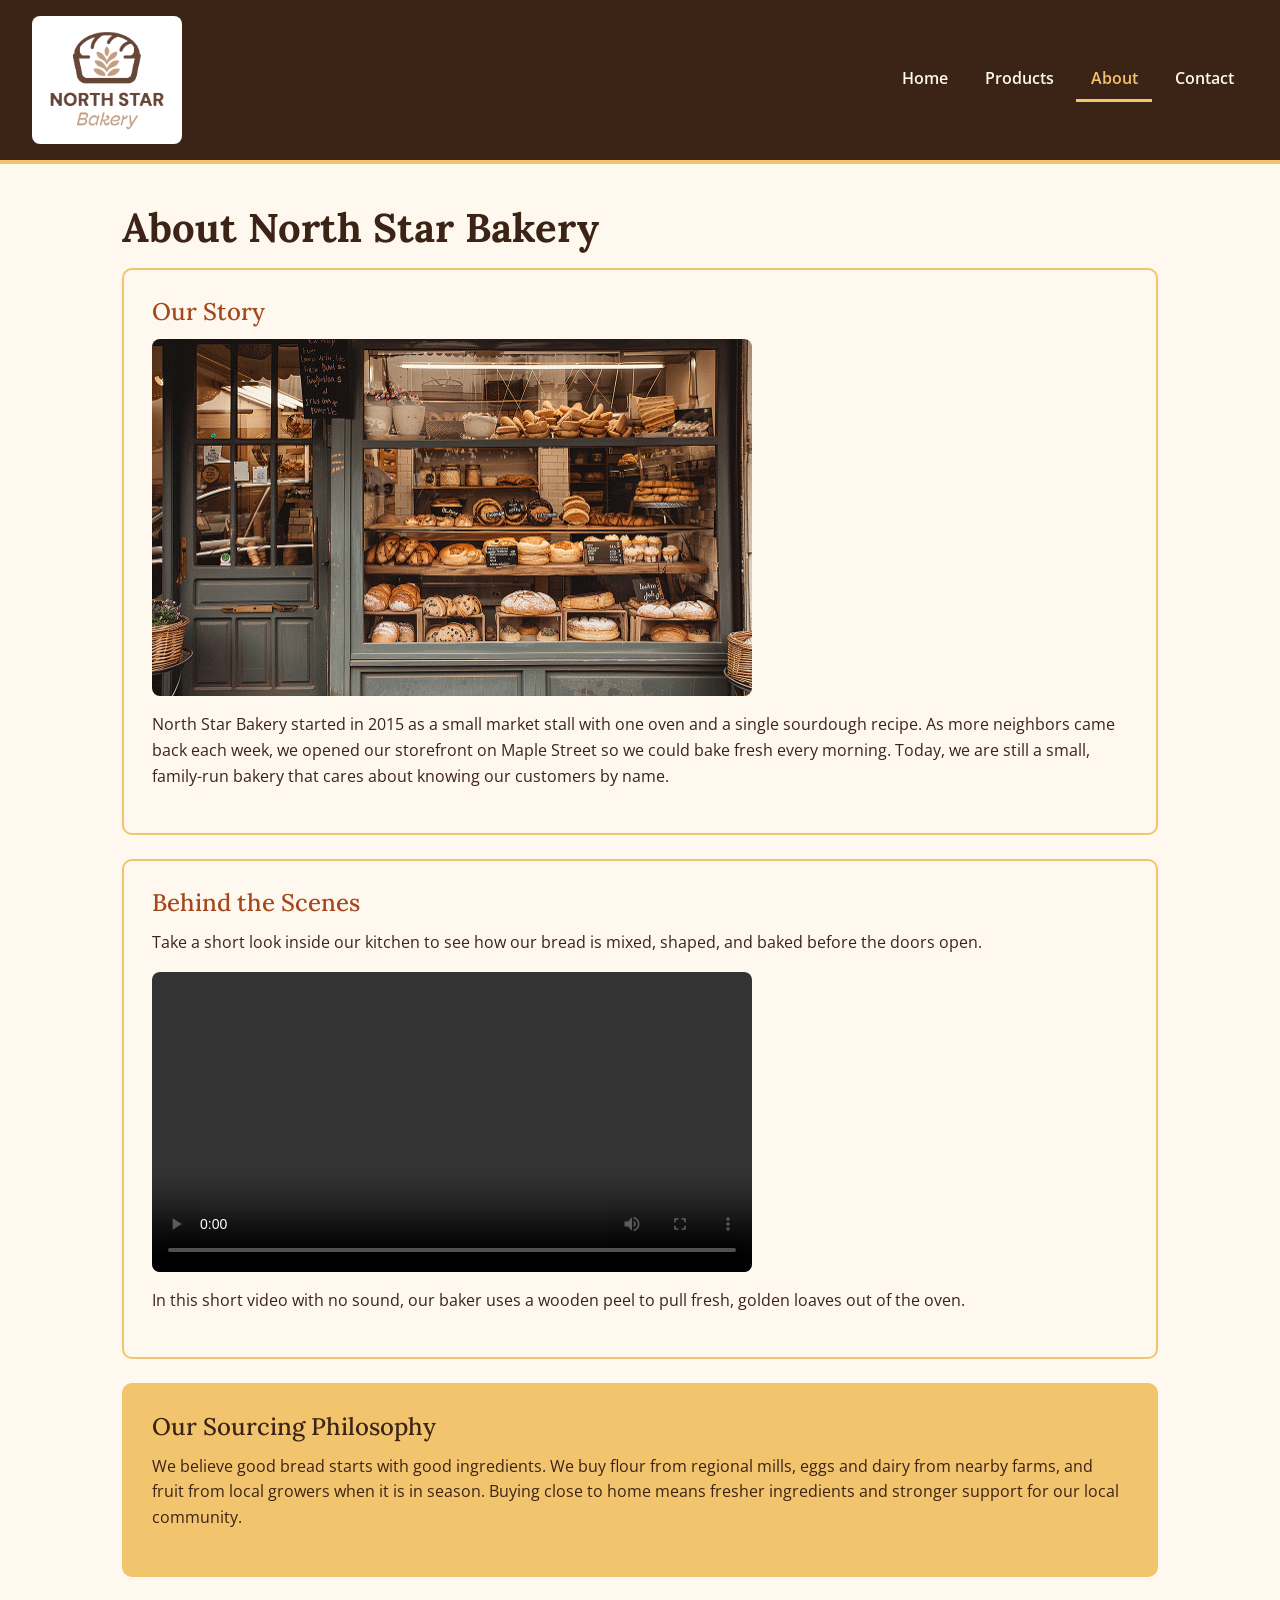
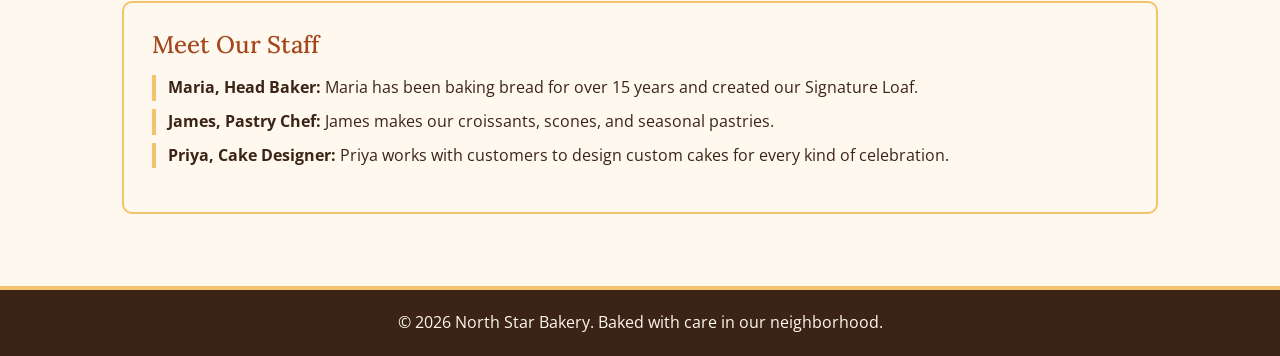
<file: touchstone-4/about.html>
<!DOCTYPE html>
<html lang="en">
<head>
    <meta charset="UTF-8">
    <meta name="viewport" content="width=device-width, initial-scale=1.0">
    <meta name="description" content="Learn the story of North Star Bakery, where our ingredients come from, and the people who bake for you every day.">
    <title>North Star Bakery | About</title>
    <link rel="icon" type="image/png" href="media/bakery-logo_c.png">
    <link rel="preconnect" href="https://fonts.googleapis.com">
    <link rel="preconnect" href="https://fonts.gstatic.com" crossorigin>
    <link href="https://fonts.googleapis.com/css2?family=Lora:wght@500;700&family=Open+Sans:wght@400;600&display=swap" rel="stylesheet">
    <link rel="stylesheet" href="css/styles.css">
</head>
<body>
    <header class="site-header">
        <a href="index.html" class="logo-link"><img src="media/bakery-logo_c.png" alt="North Star Bakery logo, return to home page" width="150"></a>
        <nav aria-label="Main navigation" class="main-nav">
            <ul>
                <li><a href="index.html">Home</a></li>
                <li><a href="products.html">Products</a></li>
                <li><a href="about.html" aria-current="page">About</a></li>
                <li><a href="contact.html">Contact</a></li>
            </ul>
        </nav>
    </header>

    <main>
        <h1>About North Star Bakery</h1>

        <section class="card">
            <h2>Our Story</h2>
            <img src="media/bakery-storefront_c.png" alt="The front window of North Star Bakery, with shelves of fresh bread, rolls, and pastries on display" width="600">
            <p>North Star Bakery started in 2015 as a small market stall with one oven and a single sourdough recipe. As more neighbors came back each week, we opened our storefront on Maple Street so we could bake fresh every morning. Today, we are still a small, family-run bakery that cares about knowing our customers by name.</p>
        </section>

        <section class="card">
            <h2>Behind the Scenes</h2>
            <p>Take a short look inside our kitchen to see how our bread is mixed, shaped, and baked before the doors open.</p>
            <video controls width="600">
                <source src="media/bakery-behind-scenes_c.mp4" type="video/mp4">
                Your browser does not support the video element. You can <a href="media/bakery-behind-scenes_c.mp4">download the behind-the-scenes video</a> instead.
            </video>
            <p>In this short video with no sound, our baker uses a wooden peel to pull fresh, golden loaves out of the oven.</p>
        </section>

        <section class="card highlight">
            <h2>Our Sourcing Philosophy</h2>
            <p>We believe good bread starts with good ingredients. We buy flour from regional mills, eggs and dairy from nearby farms, and fruit from local growers when it is in season. Buying close to home means fresher ingredients and stronger support for our local community.</p>
        </section>

        <section class="card">
            <h2>Meet Our Staff</h2>
            <ul class="staff-list">
                <li><strong>Maria, Head Baker:</strong> Maria has been baking bread for over 15 years and created our Signature Loaf.</li>
                <li><strong>James, Pastry Chef:</strong> James makes our croissants, scones, and seasonal pastries.</li>
                <li><strong>Priya, Cake Designer:</strong> Priya works with customers to design custom cakes for every kind of celebration.</li>
            </ul>
        </section>
    </main>

    <footer class="site-footer">
        <p>&copy; 2026 North Star Bakery. Baked with care in our neighborhood.</p>
    </footer>
</body>
</html>
</file>
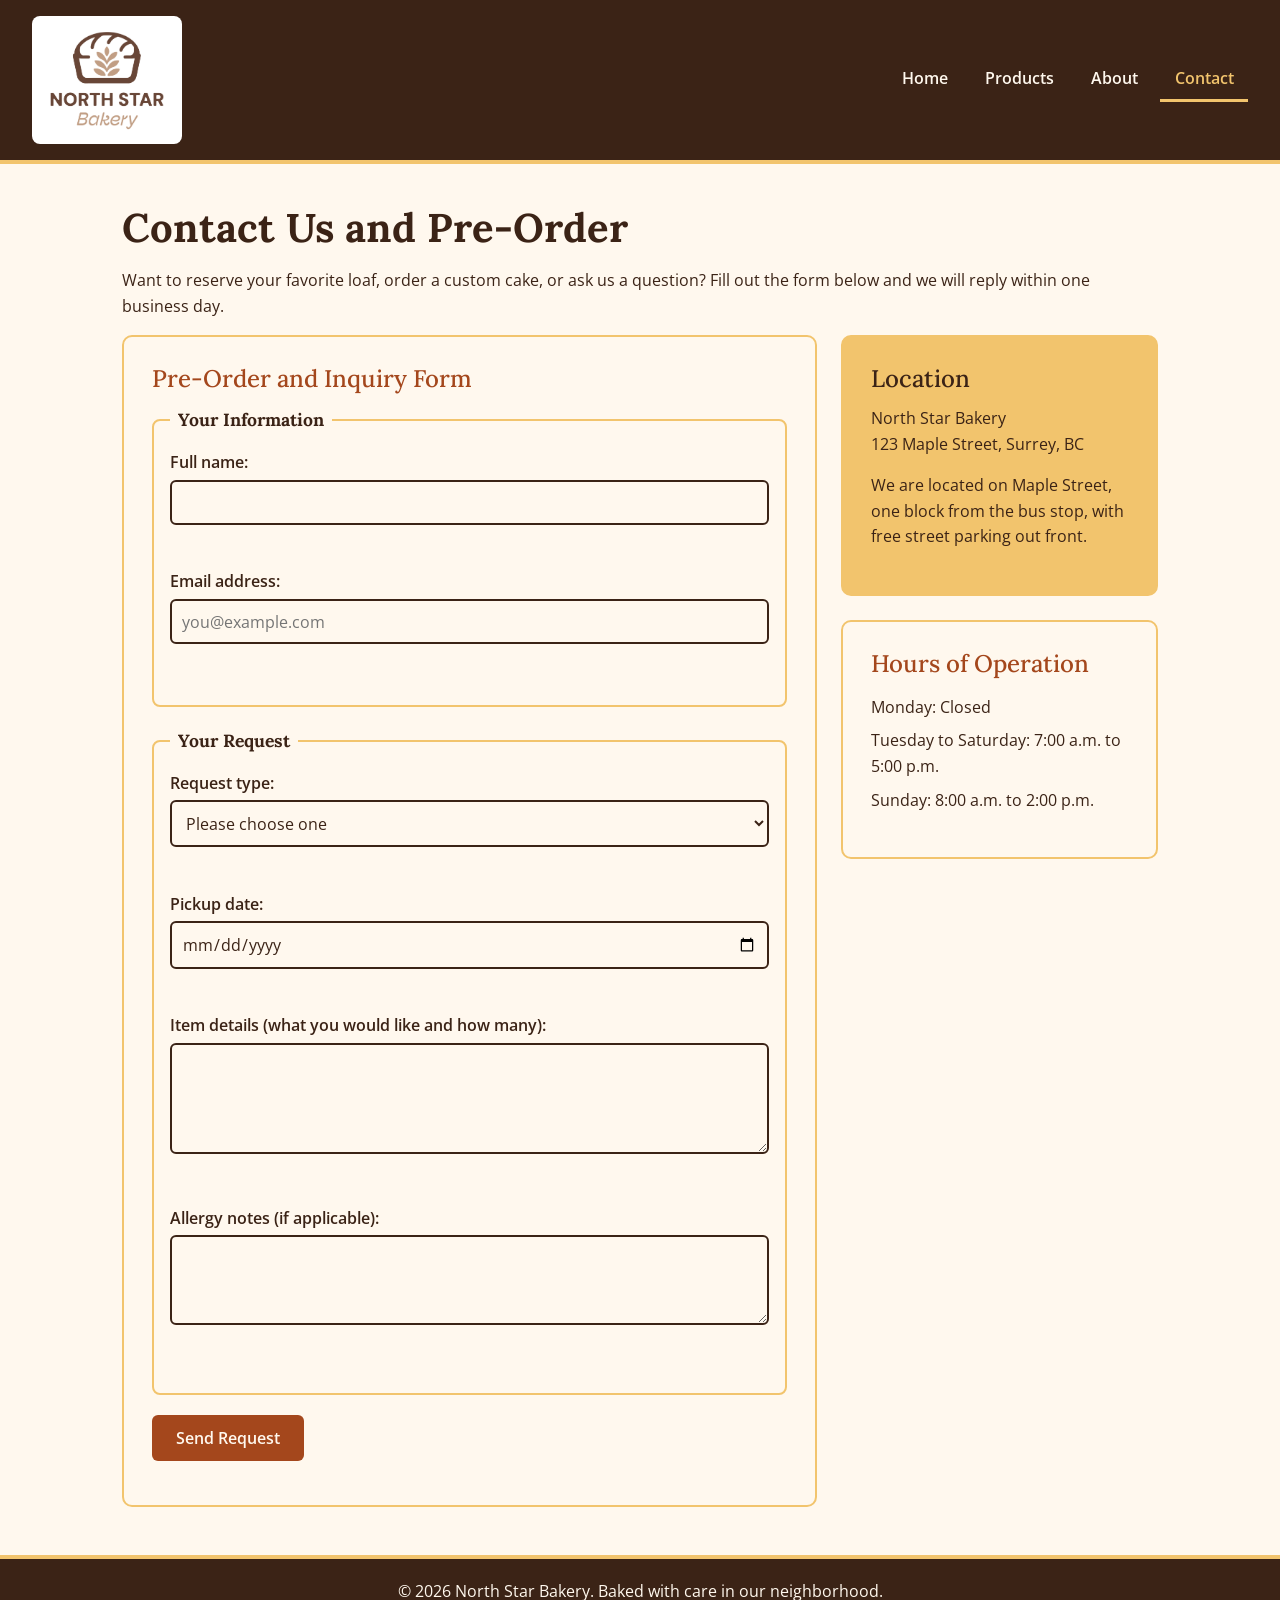
<file: touchstone-4/contact.html>
<!DOCTYPE html>
<html lang="en">
<head>
    <meta charset="UTF-8">
    <meta name="viewport" content="width=device-width, initial-scale=1.0">
    <meta name="description" content="Contact North Star Bakery to pre-order baked goods or ask a question. Find our location and hours.">
    <title>North Star Bakery | Contact</title>
    <link rel="icon" type="image/png" href="media/bakery-logo_c.png">
    <link rel="preconnect" href="https://fonts.googleapis.com">
    <link rel="preconnect" href="https://fonts.gstatic.com" crossorigin>
    <link href="https://fonts.googleapis.com/css2?family=Lora:wght@500;700&family=Open+Sans:wght@400;600&display=swap" rel="stylesheet">
    <link rel="stylesheet" href="css/styles.css">
</head>
<body>
    <header class="site-header">
        <a href="index.html" class="logo-link"><img src="media/bakery-logo_c.png" alt="North Star Bakery logo, return to home page" width="150"></a>
        <nav aria-label="Main navigation" class="main-nav">
            <ul>
                <li><a href="index.html">Home</a></li>
                <li><a href="products.html">Products</a></li>
                <li><a href="about.html">About</a></li>
                <li><a href="contact.html" aria-current="page">Contact</a></li>
            </ul>
        </nav>
    </header>

    <main>
        <h1>Contact Us and Pre-Order</h1>
        <p>Want to reserve your favorite loaf, order a custom cake, or ask us a question? Fill out the form below and we will reply within one business day.</p>

        <div class="contact-layout">
        <section class="card form-card">
            <h2>Pre-Order and Inquiry Form</h2>
            <p id="prefill-note" class="prefill-note" role="status" aria-live="polite"></p>
            <form action="#" method="post" id="preorder-form">
                <fieldset>
                    <legend>Your Information</legend>

                    <p>
                        <label for="name">Full name:</label>
                        <input type="text" id="name" name="name" required minlength="2" maxlength="60" autocomplete="name" aria-describedby="name-error">
                        <span class="error-message" id="name-error"></span>
                    </p>

                    <p>
                        <label for="email">Email address:</label>
                        <input type="email" id="email" name="email" required autocomplete="email" placeholder="you@example.com" aria-describedby="email-error">
                        <span class="error-message" id="email-error"></span>
                    </p>
                </fieldset>

                <fieldset>
                    <legend>Your Request</legend>

                    <p>
                        <label for="request-type">Request type:</label>
                        <select id="request-type" name="request-type" required aria-describedby="request-type-error">
                            <option value="">Please choose one</option>
                            <option value="pre-order">Pre-order</option>
                            <option value="custom-cake">Custom cake</option>
                            <option value="event">Event or catering order</option>
                            <option value="question">General question</option>
                        </select>
                        <span class="error-message" id="request-type-error"></span>
                    </p>

                    <p>
                        <label for="pickup-date">Pickup date:</label>
                        <input type="date" id="pickup-date" name="pickup-date" required min="2026-10-20" aria-describedby="pickup-date-error">
                        <span class="error-message" id="pickup-date-error"></span>
                    </p>

                    <p>
                        <label for="item-details">Item details (what you would like and how many):</label><br>
                        <textarea id="item-details" name="item-details" rows="4" cols="40" required minlength="5" maxlength="500" aria-describedby="item-details-error"></textarea>
                        <span class="error-message" id="item-details-error"></span>
                    </p>

                    <p>
                        <label for="allergy-notes">Allergy notes (if applicable):</label><br>
                        <textarea id="allergy-notes" name="allergy-notes" rows="3" cols="40" maxlength="300" aria-describedby="allergy-notes-error"></textarea>
                        <span class="error-message" id="allergy-notes-error"></span>
                    </p>
                </fieldset>

                <p>
                    <button type="submit" class="button">Send Request</button>
                </p>
                <p id="form-status" class="form-status" role="status" aria-live="polite"></p>
            </form>
        </section>

        <div class="contact-info">
        <section class="card highlight">
            <h2>Location</h2>
            <p>North Star Bakery<br>
            123 Maple Street, Surrey, BC</p>
            <p>We are located on Maple Street, one block from the bus stop, with free street parking out front.</p>
        </section>

        <section class="card">
            <h2>Hours of Operation</h2>
            <ul class="hours-list">
                <li>Monday: Closed</li>
                <li>Tuesday to Saturday: 7:00 a.m. to 5:00 p.m.</li>
                <li>Sunday: 8:00 a.m. to 2:00 p.m.</li>
            </ul>
        </section>
        </div>
        </div>
    </main>

    <footer class="site-footer">
        <p>&copy; 2026 North Star Bakery. Baked with care in our neighborhood.</p>
    </footer>
    <script src="js/shared.js"></script>
    <script src="js/contact.js"></script>
</body>
</html>
</file>
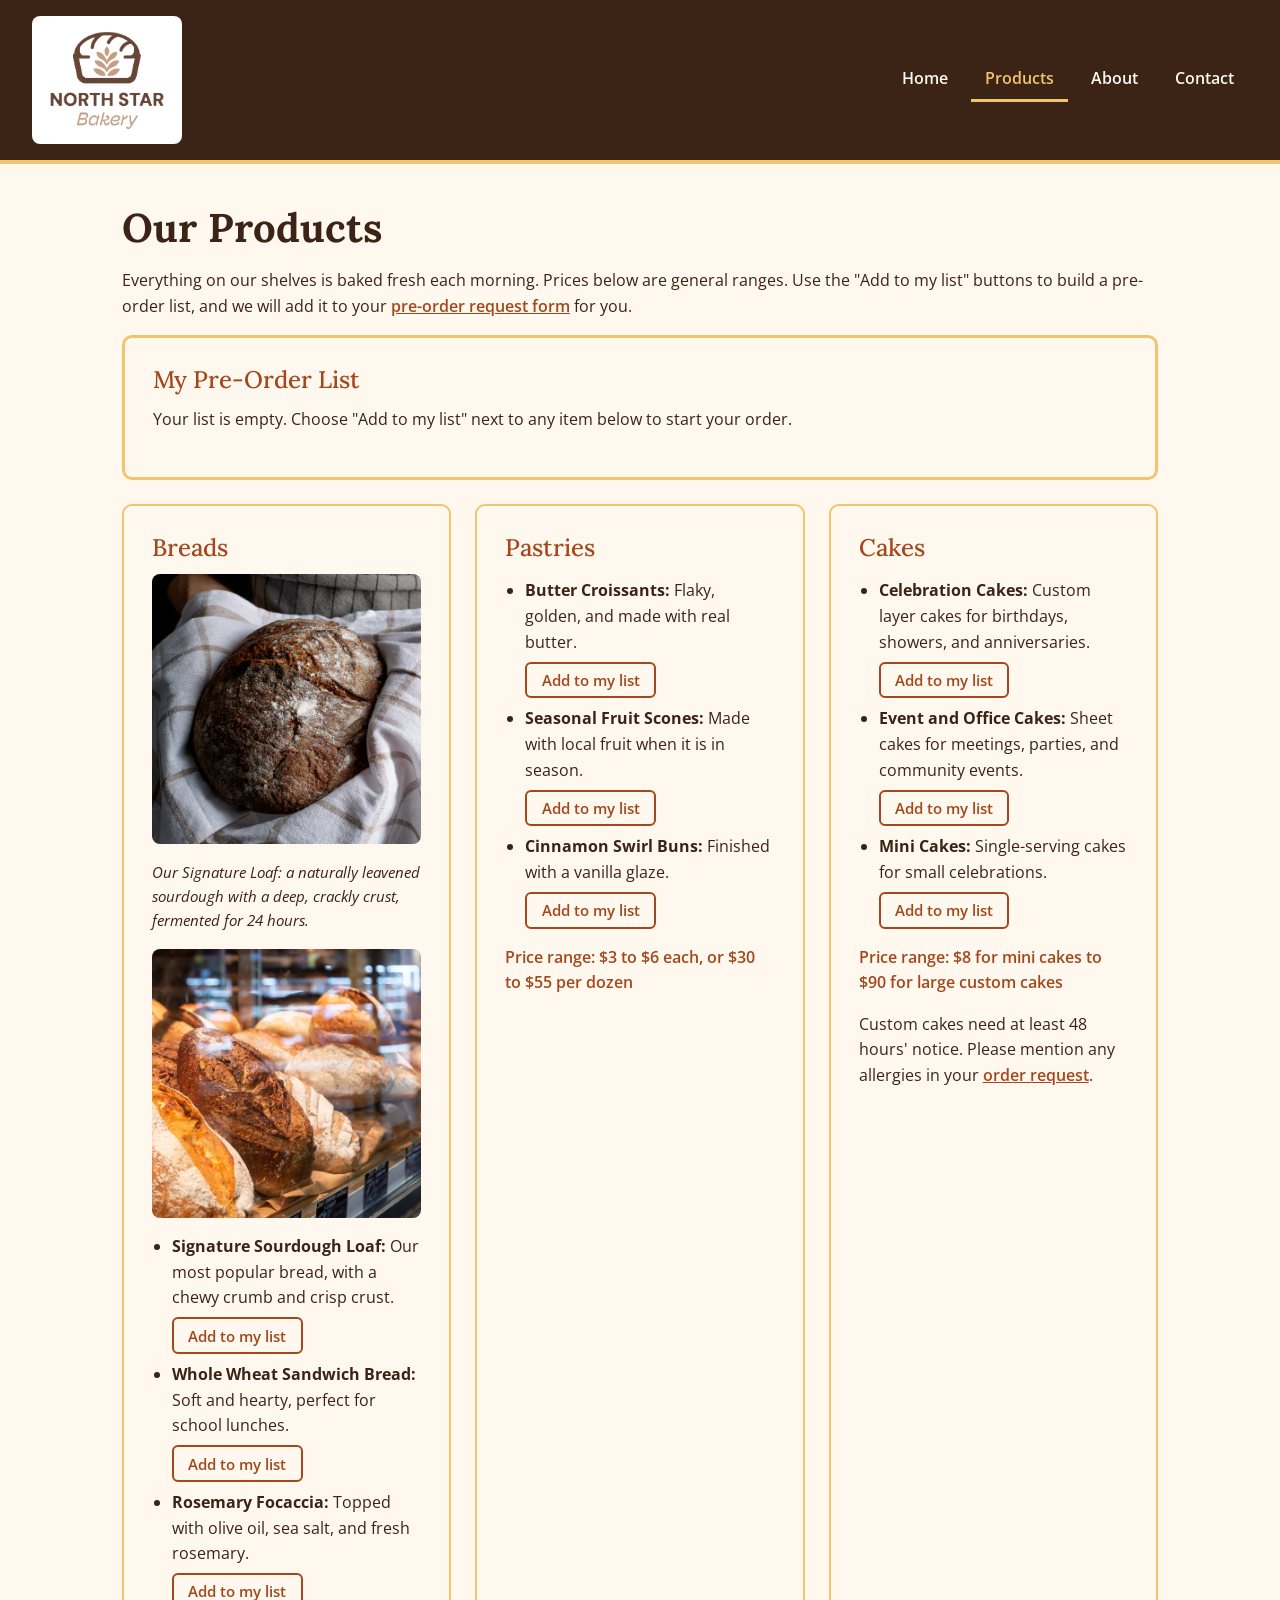
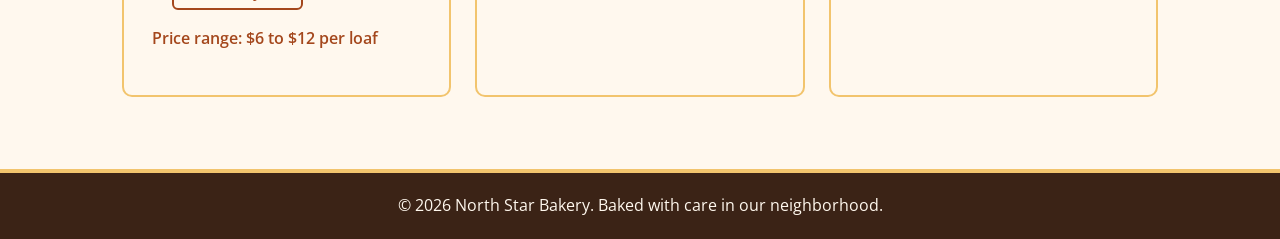
<file: touchstone-4/products.html>
<!DOCTYPE html>
<html lang="en">
<head>
    <meta charset="UTF-8">
    <meta name="viewport" content="width=device-width, initial-scale=1.0">
    <meta name="description" content="Browse North Star Bakery's breads, pastries, and cakes, with price ranges for each category.">
    <title>North Star Bakery | Products</title>
    <link rel="icon" type="image/png" href="media/bakery-logo_c.png">
    <link rel="preconnect" href="https://fonts.googleapis.com">
    <link rel="preconnect" href="https://fonts.gstatic.com" crossorigin>
    <link href="https://fonts.googleapis.com/css2?family=Lora:wght@500;700&family=Open+Sans:wght@400;600&display=swap" rel="stylesheet">
    <link rel="stylesheet" href="css/styles.css">
</head>
<body>
    <header class="site-header">
        <a href="index.html" class="logo-link"><img src="media/bakery-logo_c.png" alt="North Star Bakery logo, return to home page" width="150"></a>
        <nav aria-label="Main navigation" class="main-nav">
            <ul>
                <li><a href="index.html">Home</a></li>
                <li><a href="products.html" aria-current="page">Products</a></li>
                <li><a href="about.html">About</a></li>
                <li><a href="contact.html">Contact</a></li>
            </ul>
        </nav>
    </header>

    <main>
        <h1>Our Products</h1>
        <p>Everything on our shelves is baked fresh each morning. Prices below are general ranges. Use the "Add to my list" buttons to build a pre-order list, and we will add it to your <a href="contact.html">pre-order request form</a> for you.</p>

        <section class="card preorder-list" id="preorder-list" aria-labelledby="list-heading">
            <h2 id="list-heading">My Pre-Order List</h2>
            <p id="list-empty">Your list is empty. Choose "Add to my list" next to any item below to start your order.</p>
            <ul id="list-items" class="list-items"></ul>
            <p id="list-total" class="list-total"></p>
            <div class="list-actions" id="list-actions">
                <a href="contact.html" class="button" id="list-continue">Request These Items</a>
                <button type="button" class="button button-secondary" id="list-clear">Clear List</button>
            </div>
            <p id="list-status" class="list-status" role="status" aria-live="polite"></p>
        </section>

        <div class="card-row">
        <section class="card">
            <h2>Breads</h2>
            <figure>
                <img src="media/bakery-signature-loaf_c.png" alt="North Star Signature Loaf, a dark, round sourdough dusted with flour and wrapped in a checked linen towel" width="600">
                <figcaption>Our Signature Loaf: a naturally leavened sourdough with a deep, crackly crust, fermented for 24 hours.</figcaption>
            </figure>
            <img src="media/bakery-bread_c.png" alt="An assortment of crusty sourdough and seeded loaves in a glass display case" width="600">
            <ul>
                <li class="product-item"><strong>Signature Sourdough Loaf:</strong> Our most popular bread, with a chewy crumb and crisp crust.
                    <button type="button" class="add-btn" data-product="signature-sourdough">Add to my list</button>
                </li>
                <li class="product-item"><strong>Whole Wheat Sandwich Bread:</strong> Soft and hearty, perfect for school lunches.
                    <button type="button" class="add-btn" data-product="whole-wheat">Add to my list</button>
                </li>
                <li class="product-item"><strong>Rosemary Focaccia:</strong> Topped with olive oil, sea salt, and fresh rosemary.
                    <button type="button" class="add-btn" data-product="rosemary-focaccia">Add to my list</button>
                </li>
            </ul>
            <p class="price">Price range: $6 to $12 per loaf</p>
        </section>

        <section class="card">
            <h2>Pastries</h2>
            <ul>
                <li class="product-item"><strong>Butter Croissants:</strong> Flaky, golden, and made with real butter.
                    <button type="button" class="add-btn" data-product="butter-croissant">Add to my list</button>
                </li>
                <li class="product-item"><strong>Seasonal Fruit Scones:</strong> Made with local fruit when it is in season.
                    <button type="button" class="add-btn" data-product="fruit-scone">Add to my list</button>
                </li>
                <li class="product-item"><strong>Cinnamon Swirl Buns:</strong> Finished with a vanilla glaze.
                    <button type="button" class="add-btn" data-product="cinnamon-bun">Add to my list</button>
                </li>
            </ul>
            <p class="price">Price range: $3 to $6 each, or $30 to $55 per dozen</p>
        </section>

        <section class="card">
            <h2>Cakes</h2>
            <ul>
                <li class="product-item"><strong>Celebration Cakes:</strong> Custom layer cakes for birthdays, showers, and anniversaries.
                    <button type="button" class="add-btn" data-product="celebration-cake">Add to my list</button>
                </li>
                <li class="product-item"><strong>Event and Office Cakes:</strong> Sheet cakes for meetings, parties, and community events.
                    <button type="button" class="add-btn" data-product="event-cake">Add to my list</button>
                </li>
                <li class="product-item"><strong>Mini Cakes:</strong> Single-serving cakes for small celebrations.
                    <button type="button" class="add-btn" data-product="mini-cake">Add to my list</button>
                </li>
            </ul>
            <p class="price">Price range: $8 for mini cakes to $90 for large custom cakes</p>
            <p>Custom cakes need at least 48 hours' notice. Please mention any allergies in your <a href="contact.html">order request</a>.</p>
        </section>
        </div>
    </main>

    <footer class="site-footer">
        <p>&copy; 2026 North Star Bakery. Baked with care in our neighborhood.</p>
    </footer>
    <script src="js/shared.js"></script>
    <script src="js/preorder.js"></script>
</body>
</html>
</file>
<file: touchstone-3/css/styles.css>
/* ==========================================================
   North Star Bakery - Main Stylesheet
   Mobile-first: base styles are for small screens, and the
   media queries at the bottom adjust the layout for larger ones.

   Color palette (4 colors):
     Cream     #FFF8EE  - page and card background
     Espresso  #3B2316  - body text, header, and footer
     Rust      #A4471C  - section headings, links, and buttons
     Honey     #F2C46D  - accents, borders, and highlight boxes

   Fonts (2 families):
     Lora       - headings (warm, handmade serif)
     Open Sans  - body text, navigation, and form (easy-to-read sans-serif)
   ========================================================== */

/* ---------- Base styles ---------- */
* {
    box-sizing: border-box;
}

body {
    margin: 0;
    background-color: #FFF8EE;
    color: #3B2316;
    font-family: "Open Sans", Arial, sans-serif;
    font-size: 1rem;
    line-height: 1.6;
}

/* Images and media shrink to fit their container on small screens */
img,
video {
    max-width: 100%;
    height: auto;
}

img,
video {
    display: block;
    border-radius: 8px;
}

audio {
    display: block;
    width: 100%;
    max-width: 100%;
    margin-top: 0.5rem;
}

/* ---------- Typography ---------- */
h1,
h2 {
    font-family: "Lora", Georgia, serif;
    line-height: 1.2;
}

h1 {
    font-size: 2rem;
    font-weight: 700;
    margin: 0 0 1rem;
}

h2 {
    color: #A4471C;
    font-size: 1.5rem;
    font-weight: 500;
    margin: 0 0 0.75rem;
}

p {
    margin: 0 0 1rem;
}

a {
    color: #A4471C;
    font-weight: 600;
}

a:hover,
a:focus {
    color: #3B2316;
}

/* ---------- Header and navigation ---------- */
.site-header {
    background-color: #3B2316;
    padding: 1rem;
    display: flex;
    flex-direction: column;     /* logo above the menu on phones */
    align-items: center;
    gap: 0.75rem;
    border-bottom: 4px solid #F2C46D;
}

.logo-link img {
    width: 120px;
    border-radius: 8px;
}

.main-nav ul {
    list-style: none;
    margin: 0;
    padding: 0;
    display: flex;
    flex-wrap: wrap;            /* links wrap onto a second line if needed */
    justify-content: center;
    gap: 0.25rem;
}

.main-nav a {
    display: block;
    padding: 0.5rem 0.6rem;
    color: #FFF8EE;
    text-decoration: none;
    border-radius: 6px;
}

.main-nav a:hover,
.main-nav a:focus {
    background-color: #F2C46D;
    color: #3B2316;
}

/* Shows visitors which page they are on */
.main-nav a[aria-current="page"] {
    color: #F2C46D;
    border-bottom: 3px solid #F2C46D;
    border-radius: 6px 6px 0 0;
}

/* ---------- Main content area ---------- */
main {
    max-width: 1100px;
    margin: 0 auto;
    padding: 1.5rem 1rem 2rem;
}

.hero {
    text-align: center;
    padding: 1rem 0 1.5rem;
}

/* Cards group related content into clear, scannable blocks */
.card {
    background-color: #FFF8EE;
    border: 2px solid #F2C46D;
    border-radius: 10px;
    padding: 1.25rem;
    margin-bottom: 1.5rem;
}

.card img,
.card video,
.card picture {
    margin-bottom: 1rem;
}

/* Highlight boxes for key details like hours and location */
.highlight {
    background-color: #F2C46D;
    border-color: #F2C46D;
}

.highlight h2,
.highlight a {
    color: #3B2316;
}

/* Rows of cards stack on phones and sit side by side on wider screens */
.card-row {
    display: flex;
    flex-direction: column;
    gap: 1.5rem;
    margin-bottom: 1.5rem;
}

.card-row .card {
    margin-bottom: 0;
}

/* ---------- Figure and captions ---------- */
figure {
    margin: 0 0 1rem;
}

figcaption {
    font-size: 0.95rem;
    font-style: italic;
    margin-top: 0.5rem;
}

/* ---------- Lists ---------- */
.card ul {
    padding-left: 1.25rem;
}

.card li {
    margin-bottom: 0.5rem;
}

.price {
    font-weight: 600;
    color: #A4471C;
}

.card .staff-list,
.card .hours-list {
    list-style: none;
    padding-left: 0;
}

.staff-list li {
    border-left: 4px solid #F2C46D;
    padding-left: 0.75rem;
}

/* ---------- Buttons ---------- */
.button {
    display: inline-block;
    background-color: #A4471C;
    color: #FFF8EE;
    font-family: "Open Sans", Arial, sans-serif;
    font-size: 1rem;
    font-weight: 600;
    text-decoration: none;
    padding: 0.75rem 1.5rem;
    border: none;
    border-radius: 6px;
    cursor: pointer;
}

.button:hover,
.button:focus {
    background-color: #3B2316;
    color: #FFF8EE;
}

/* ---------- Form ---------- */
fieldset {
    border: 2px solid #F2C46D;
    border-radius: 8px;
    padding: 1rem;
    margin: 0 0 1.25rem;
}

legend {
    font-family: "Lora", Georgia, serif;
    font-weight: 700;
    font-size: 1.1rem;
    padding: 0 0.5rem;
}

label {
    display: block;
    font-weight: 600;
    margin-bottom: 0.25rem;
}

input,
select,
textarea {
    width: 100%;
    padding: 0.6rem;
    font-family: "Open Sans", Arial, sans-serif;
    font-size: 1rem;
    color: #3B2316;
    background-color: #FFF8EE;
    border: 2px solid #3B2316;
    border-radius: 6px;
}

/* Clear focus outline for keyboard users */
input:focus,
select:focus,
textarea:focus,
.button:focus,
a:focus {
    outline: 3px solid #A4471C;
    outline-offset: 2px;
}

/* Remove the extra line breaks between labels and text areas */
.form-card br {
    display: none;
}

/* ---------- Contact page layout ---------- */
.contact-layout {
    display: flex;
    flex-direction: column;
    gap: 1.5rem;
}

.contact-layout .card {
    margin-bottom: 0;
}

.contact-info {
    display: flex;
    flex-direction: column;
    gap: 1.5rem;
}

/* ---------- Footer ---------- */
.site-footer {
    background-color: #3B2316;
    color: #FFF8EE;
    text-align: center;
    padding: 1.25rem 1rem;
    border-top: 4px solid #F2C46D;
}

.site-footer p {
    margin: 0;
}

/* ==========================================================
   Tablet and larger screens (768px and up)
   ========================================================== */
@media (min-width: 768px) {
    .site-header {
        flex-direction: row;            /* logo on the left, menu on the right */
        justify-content: space-between;
        padding: 1rem 2rem;
    }

    .logo-link img {
        width: 150px;
    }

    h1 {
        font-size: 2.5rem;
    }

    main {
        padding: 2.5rem 2rem 3rem;
    }

    .card-row {
        flex-direction: row;            /* cards sit side by side */
        flex-wrap: wrap;                /* extra cards move to a new row */
        align-items: stretch;
    }

    .card-row .card {
        flex: 1 1 300px;                /* equal share, but never narrower than 300px */
    }

    .main-nav ul {
        gap: 0.5rem;
    }

    .main-nav a {
        padding: 0.5rem 0.9rem;
    }

    .card {
        padding: 1.75rem;
    }
}

/* ==========================================================
   Desktop screens (1000px and up)
   ========================================================== */
@media (min-width: 1000px) {
    .contact-layout {
        flex-direction: row;            /* form on the left, info on the right */
        align-items: flex-start;
    }

    .form-card {
        flex: 2;
    }

    .contact-info {
        flex: 1;
    }
}
</file>
<file: touchstone-4/css/styles.css>
/* ==========================================================
   North Star Bakery - Main Stylesheet
   Mobile-first: base styles are for small screens, and the
   media queries at the bottom adjust the layout for larger ones.

   Color palette (4 colors):
     Cream     #FFF8EE  - page and card background
     Espresso  #3B2316  - body text, header, and footer
     Rust      #A4471C  - section headings, links, and buttons
     Honey     #F2C46D  - accents, borders, and highlight boxes

   Fonts (2 families):
     Lora       - headings (warm, handmade serif)
     Open Sans  - body text, navigation, and form (easy-to-read sans-serif)
   ========================================================== */

/* ---------- Base styles ---------- */
* {
    box-sizing: border-box;
}

body {
    margin: 0;
    background-color: #FFF8EE;
    color: #3B2316;
    font-family: "Open Sans", Arial, sans-serif;
    font-size: 1rem;
    line-height: 1.6;
}

/* Images and media shrink to fit their container on small screens */
img,
video {
    max-width: 100%;
    height: auto;
}

img,
video {
    display: block;
    border-radius: 8px;
}

audio {
    display: block;
    width: 100%;
    max-width: 100%;
    margin-top: 0.5rem;
}

/* ---------- Typography ---------- */
h1,
h2 {
    font-family: "Lora", Georgia, serif;
    line-height: 1.2;
}

h1 {
    font-size: 2rem;
    font-weight: 700;
    margin: 0 0 1rem;
}

h2 {
    color: #A4471C;
    font-size: 1.5rem;
    font-weight: 500;
    margin: 0 0 0.75rem;
}

p {
    margin: 0 0 1rem;
}

a {
    color: #A4471C;
    font-weight: 600;
}

a:hover,
a:focus {
    color: #3B2316;
}

/* ---------- Header and navigation ---------- */
.site-header {
    background-color: #3B2316;
    padding: 1rem;
    display: flex;
    flex-direction: column;     /* logo above the menu on phones */
    align-items: center;
    gap: 0.75rem;
    border-bottom: 4px solid #F2C46D;
}

.logo-link img {
    width: 120px;
    border-radius: 8px;
}

.main-nav ul {
    list-style: none;
    margin: 0;
    padding: 0;
    display: flex;
    flex-wrap: wrap;            /* links wrap onto a second line if needed */
    justify-content: center;
    gap: 0.25rem;
}

.main-nav a {
    display: block;
    padding: 0.5rem 0.6rem;
    color: #FFF8EE;
    text-decoration: none;
    border-radius: 6px;
}

.main-nav a:hover,
.main-nav a:focus {
    background-color: #F2C46D;
    color: #3B2316;
}

/* Shows visitors which page they are on */
.main-nav a[aria-current="page"] {
    color: #F2C46D;
    border-bottom: 3px solid #F2C46D;
    border-radius: 6px 6px 0 0;
}

/* ---------- Main content area ---------- */
main {
    max-width: 1100px;
    margin: 0 auto;
    padding: 1.5rem 1rem 2rem;
}

.hero {
    text-align: center;
    padding: 1rem 0 1.5rem;
}

/* Cards group related content into clear, scannable blocks */
.card {
    background-color: #FFF8EE;
    border: 2px solid #F2C46D;
    border-radius: 10px;
    padding: 1.25rem;
    margin-bottom: 1.5rem;
}

.card img,
.card video,
.card picture {
    margin-bottom: 1rem;
}

/* Highlight boxes for key details like hours and location */
.highlight {
    background-color: #F2C46D;
    border-color: #F2C46D;
}

.highlight h2,
.highlight a {
    color: #3B2316;
}

/* Rows of cards stack on phones and sit side by side on wider screens */
.card-row {
    display: flex;
    flex-direction: column;
    gap: 1.5rem;
    margin-bottom: 1.5rem;
}

.card-row .card {
    margin-bottom: 0;
}

/* ---------- Figure and captions ---------- */
figure {
    margin: 0 0 1rem;
}

figcaption {
    font-size: 0.95rem;
    font-style: italic;
    margin-top: 0.5rem;
}

/* ---------- Lists ---------- */
.card ul {
    padding-left: 1.25rem;
}

.card li {
    margin-bottom: 0.5rem;
}

.price {
    font-weight: 600;
    color: #A4471C;
}

.card .staff-list,
.card .hours-list {
    list-style: none;
    padding-left: 0;
}

.staff-list li {
    border-left: 4px solid #F2C46D;
    padding-left: 0.75rem;
}

/* ---------- Buttons ---------- */
.button {
    display: inline-block;
    background-color: #A4471C;
    color: #FFF8EE;
    font-family: "Open Sans", Arial, sans-serif;
    font-size: 1rem;
    font-weight: 600;
    text-decoration: none;
    padding: 0.75rem 1.5rem;
    border: none;
    border-radius: 6px;
    cursor: pointer;
}

.button:hover,
.button:focus {
    background-color: #3B2316;
    color: #FFF8EE;
}

/* ---------- Form ---------- */
fieldset {
    border: 2px solid #F2C46D;
    border-radius: 8px;
    padding: 1rem;
    margin: 0 0 1.25rem;
}

legend {
    font-family: "Lora", Georgia, serif;
    font-weight: 700;
    font-size: 1.1rem;
    padding: 0 0.5rem;
}

label {
    display: block;
    font-weight: 600;
    margin-bottom: 0.25rem;
}

input,
select,
textarea {
    width: 100%;
    padding: 0.6rem;
    font-family: "Open Sans", Arial, sans-serif;
    font-size: 1rem;
    color: #3B2316;
    background-color: #FFF8EE;
    border: 2px solid #3B2316;
    border-radius: 6px;
}

/* Clear focus outline for keyboard users */
input:focus,
select:focus,
textarea:focus,
.button:focus,
a:focus {
    outline: 3px solid #A4471C;
    outline-offset: 2px;
}

/* Remove the extra line breaks between labels and text areas */
.form-card br {
    display: none;
}

/* ---------- Contact page layout ---------- */
.contact-layout {
    display: flex;
    flex-direction: column;
    gap: 1.5rem;
}

.contact-layout .card {
    margin-bottom: 0;
}

.contact-info {
    display: flex;
    flex-direction: column;
    gap: 1.5rem;
}

/* ---------- Footer ---------- */
.site-footer {
    background-color: #3B2316;
    color: #FFF8EE;
    text-align: center;
    padding: 1.25rem 1rem;
    border-top: 4px solid #F2C46D;
}

.site-footer p {
    margin: 0;
}

/* ==========================================================
   Tablet and larger screens (768px and up)
   ========================================================== */
@media (min-width: 768px) {
    .site-header {
        flex-direction: row;            /* logo on the left, menu on the right */
        justify-content: space-between;
        padding: 1rem 2rem;
    }

    .logo-link img {
        width: 150px;
    }

    h1 {
        font-size: 2.5rem;
    }

    main {
        padding: 2.5rem 2rem 3rem;
    }

    .card-row {
        flex-direction: row;            /* cards sit side by side */
        flex-wrap: wrap;                /* extra cards move to a new row */
        align-items: stretch;
    }

    .card-row .card {
        flex: 1 1 300px;                /* equal share, but never narrower than 300px */
    }

    .main-nav ul {
        gap: 0.5rem;
    }

    .main-nav a {
        padding: 0.5rem 0.9rem;
    }

    .card {
        padding: 1.75rem;
    }
}

/* ==========================================================
   Desktop screens (1000px and up)
   ========================================================== */
@media (min-width: 1000px) {
    .contact-layout {
        flex-direction: row;            /* form on the left, info on the right */
        align-items: flex-start;
    }

    .form-card {
        flex: 2;
    }

    .contact-info {
        flex: 1;
    }
}

/* ==========================================================
   Touchstone 4: Pre-order list (Products page)
   ========================================================== */
.preorder-list {
    border-width: 3px;
}

.card .list-items {
    list-style: none;
    padding-left: 0;
    margin: 0 0 1rem;
}

.card .list-item {
    display: flex;
    flex-direction: column;     /* name above the controls on phones */
    gap: 0.5rem;
    padding: 0.75rem 0;
    margin: 0;
    border-bottom: 1px solid #F2C46D;
}

.list-item-name {
    font-weight: 600;
}

.quantity-controls {
    display: flex;
    align-items: center;
    gap: 0.5rem;
}

.quantity {
    min-width: 2rem;
    text-align: center;
    font-weight: 600;
}

.qty-btn,
.remove-btn,
.add-btn {
    font-family: "Open Sans", Arial, sans-serif;
    font-size: 0.95rem;
    font-weight: 600;
    color: #A4471C;
    background-color: #FFF8EE;
    border: 2px solid #A4471C;
    border-radius: 6px;
    cursor: pointer;
}

.qty-btn {
    width: 2.25rem;
    height: 2.25rem;
    font-size: 1.2rem;
    line-height: 1;
}

.remove-btn {
    padding: 0.35rem 0.75rem;
    margin-left: auto;
}

.add-btn {
    display: block;
    margin-top: 0.4rem;
    padding: 0.4rem 0.9rem;
}

.qty-btn:hover,
.qty-btn:focus,
.remove-btn:hover,
.remove-btn:focus,
.add-btn:hover,
.add-btn:focus,
.add-btn.in-list {
    background-color: #A4471C;
    color: #FFF8EE;
}

.list-total {
    font-weight: 700;
    font-size: 1.1rem;
}

.list-actions {
    display: flex;
    flex-wrap: wrap;
    gap: 0.75rem;
}

.list-actions[hidden] {
    display: none;
}

.button-secondary {
    background-color: #FFF8EE;
    color: #A4471C;
    border: 2px solid #A4471C;
}

.list-status {
    margin: 1rem 0 0;
    font-style: italic;
}

/* ==========================================================
   Touchstone 4: Form validation and pre-fill (Contact page)
   ========================================================== */
/* Each error message always reserves one line of space, so the
   form doesn't jump when a message appears. Without this, an error
   shown when a field loses focus pushed the Send Request button
   down mid-click and the first click was missed. */
.error-message {
    display: block;
    min-height: 1.5em;
    color: #A4471C;
    font-weight: 600;
    font-size: 0.95rem;
    margin-top: 0.35rem;
}

.error-message:not(:empty)::before {
    content: "\26A0  ";
}

input.field-invalid,
select.field-invalid,
textarea.field-invalid {
    border: 3px solid #A4471C;
}

.form-status {
    font-weight: 600;
    color: #A4471C;
}

.form-status:empty {
    display: none;
}

.form-status-success,
.prefill-note {
    background-color: #F2C46D;
    color: #3B2316;
    padding: 0.75rem 1rem;
    border-radius: 6px;
}

.prefill-note[hidden],
.prefill-note:empty {
    display: none;
}

@media (min-width: 768px) {
    .card .list-item {
        flex-direction: row;    /* name and controls on one line */
        align-items: center;
        justify-content: space-between;
    }

    .remove-btn {
        margin-left: 0.5rem;
    }
}
</file>
